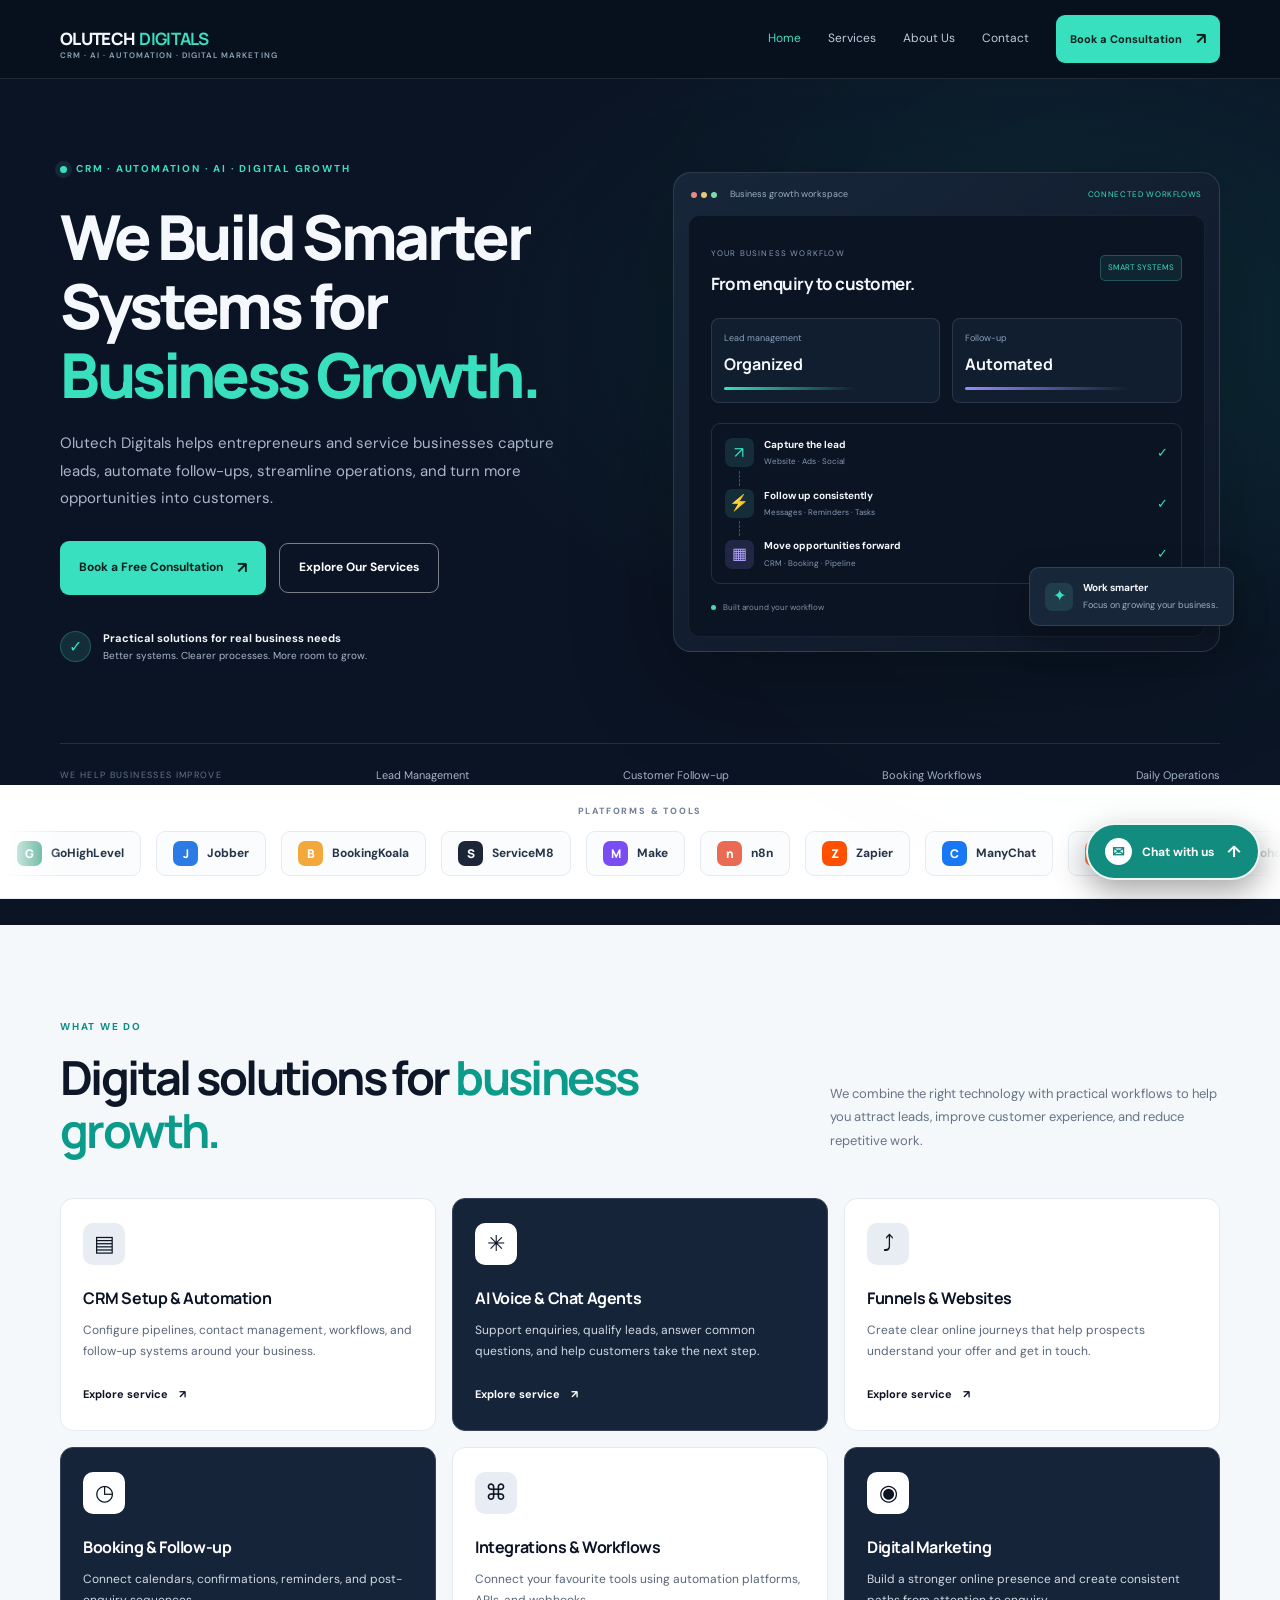
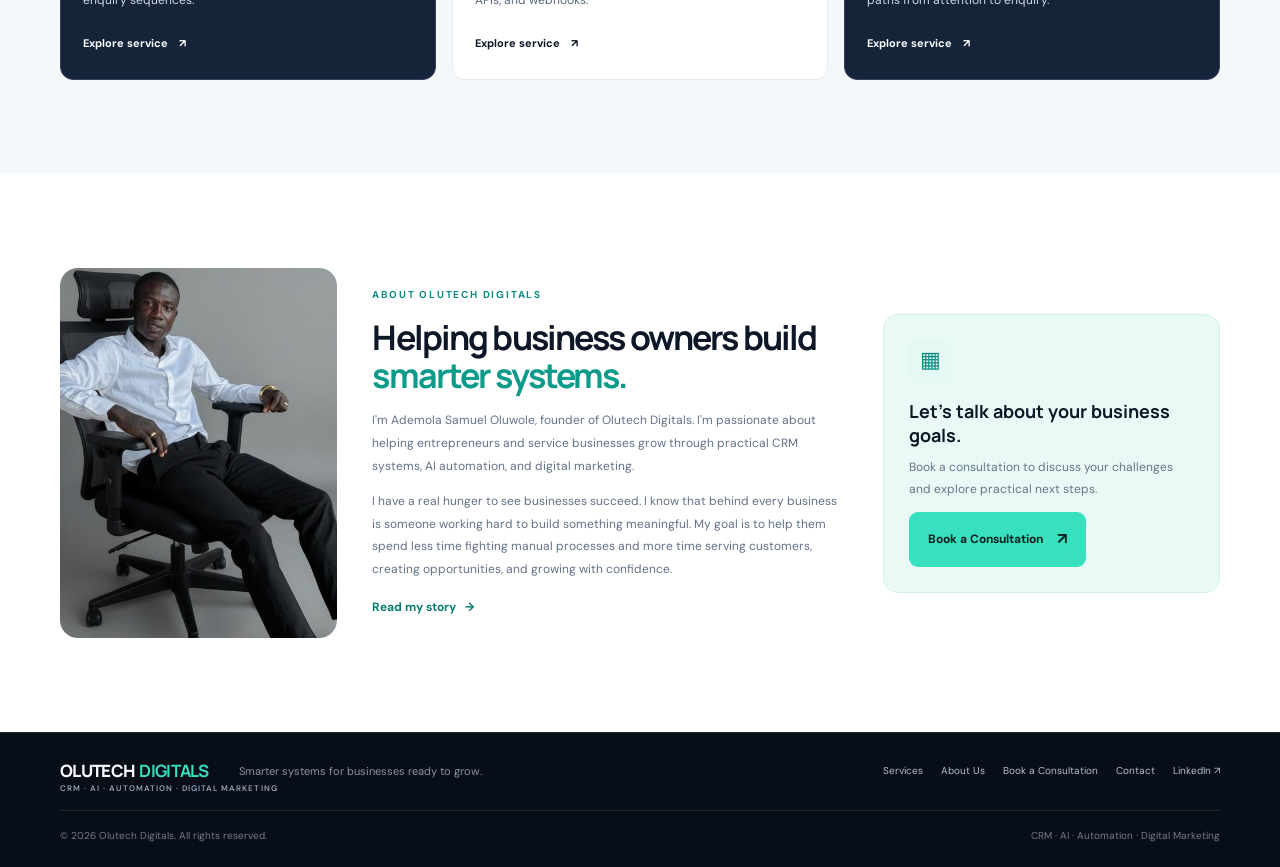
<file: index.html>
<!doctype html>
<html lang="en">
<head>
  <meta charset="utf-8"><meta name="viewport" content="width=device-width, initial-scale=1">
  <meta name="description" content="Olutech Digitals helps entrepreneurs and service businesses grow with CRM systems, AI automation, and digital marketing.">
  <meta name="theme-color" content="#0b1424">
  <title>Olutech Digitals | Smarter Systems. Business Growth.</title>
  <link rel="preconnect" href="https://fonts.googleapis.com"><link rel="preconnect" href="https://fonts.gstatic.com" crossorigin>
  <link href="https://fonts.googleapis.com/css2?family=DM+Sans:wght@400;500;600;700&family=Manrope:wght@400;500;600;700;800&display=swap" rel="stylesheet">
  <link rel="stylesheet" href="styles.css">
</head>
<body>
<header class="site-header"><div class="container nav-wrap">
  <a class="brand" href="index.html" aria-label="Olutech Digitals home"><span class="brand-wordmark">OLUTECH <b>DIGITALS</b><small>CRM · AI · AUTOMATION · DIGITAL MARKETING</small></span></a>
  <button class="menu-toggle" aria-label="Toggle navigation" aria-expanded="false">☰</button>
  <nav class="nav-links"><a class="active" href="index.html">Home</a><a href="services.html">Services</a><a href="about.html">About Us</a><a href="contact.html">Contact</a><a class="button button-small" href="booking.html">Book a Consultation <span>↗</span></a></nav>
</div></header>
<main>
<section class="hero section"><div class="hero-glow"></div><div class="container hero-grid">
  <div class="hero-copy"><div class="eyebrow"><span class="pulse"></span> CRM · AUTOMATION · AI · DIGITAL GROWTH</div>
    <h1>We Build Smarter Systems for <span>Business Growth.</span></h1>
    <p class="hero-text">Olutech Digitals helps entrepreneurs and service businesses capture leads, automate follow-ups, streamline operations, and turn more opportunities into customers.</p>
    <div class="hero-actions"><a class="button" href="booking.html">Book a Free Consultation <span>↗</span></a><a class="button button-outline" href="services.html">Explore Our Services</a></div>
    <div class="hero-proof"><div class="proof-icon">✓</div><p><strong>Practical solutions for real business needs</strong><br><span>Better systems. Clearer processes. More room to grow.</span></p></div>
  </div>
  <div class="dashboard-wrap"><div class="dashboard-top"><div class="window-dots"><i></i><i></i><i></i></div><span>Business growth workspace</span><span class="live-label">CONNECTED WORKFLOWS</span></div>
    <div class="dashboard"><div class="dash-heading"><div><small>YOUR BUSINESS WORKFLOW</small><h3>From enquiry to customer.</h3></div><span class="dash-badge">SMART SYSTEMS</span></div>
      <div class="metric-row"><div class="metric"><small>Lead management</small><strong>Organized</strong><span class="metric-line"></span></div><div class="metric"><small>Follow-up</small><strong>Automated</strong><span class="metric-line line-2"></span></div></div>
      <div class="flow-card"><div class="flow-node"><span class="node-icon">↗</span><div><strong>Capture the lead</strong><small>Website · Ads · Social</small></div><span class="check">✓</span></div><div class="flow-connector"></div><div class="flow-node"><span class="node-icon teal">⚡</span><div><strong>Follow up consistently</strong><small>Messages · Reminders · Tasks</small></div><span class="check">✓</span></div><div class="flow-connector"></div><div class="flow-node"><span class="node-icon purple">▦</span><div><strong>Move opportunities forward</strong><small>CRM · Booking · Pipeline</small></div><span class="check">✓</span></div></div>
      <div class="dash-footer"><span><i class="tiny-dot"></i> Built around your workflow</span><span>Designed for growth ↗</span></div>
    </div><div class="floating-note"><span class="note-icon">✦</span><div><strong>Work smarter</strong><small>Focus on growing your business.</small></div></div>
  </div>
</div>
<div class="container trust-strip"><span>WE HELP BUSINESSES IMPROVE</span><div>Lead Management</div><div>Customer Follow-up</div><div>Booking Workflows</div><div>Daily Operations</div></div>
<div class="platform-ticker" aria-label="Platforms and tools we work with"><div class="ticker-label">PLATFORMS & TOOLS</div><div class="ticker-window"><div class="ticker-track">
<span class="platform-pill"><b class="platform-symbol ghl">G</b> GoHighLevel</span><span class="platform-pill"><b class="platform-symbol jobber">J</b> Jobber</span><span class="platform-pill"><b class="platform-symbol bk">B</b> BookingKoala</span><span class="platform-pill"><b class="platform-symbol sm8">S</b> ServiceM8</span><span class="platform-pill"><b class="platform-symbol make">M</b> Make</span><span class="platform-pill"><b class="platform-symbol n8n">n</b> n8n</span><span class="platform-pill"><b class="platform-symbol zap">Z</b> Zapier</span><span class="platform-pill"><b class="platform-symbol mc">C</b> ManyChat</span><span class="platform-pill"><b class="platform-symbol hubspot">H</b> HubSpot</span><span class="platform-pill"><b class="platform-symbol zoho">Z</b> Zoho CRM</span><span class="platform-pill"><b class="platform-symbol activecampaign">A</b> ActiveCampaign</span><span class="platform-pill"><b class="platform-symbol housecall">H</b> Housecall Pro</span><span class="platform-pill"><b class="platform-symbol twilio">T</b> Twilio</span><span class="platform-pill"><b class="platform-symbol stripe">S</b> Stripe</span><span class="platform-pill"><b class="platform-symbol respondio">R</b> Respond.io</span><span class="platform-pill"><b class="platform-symbol wati">W</b> WATI</span>
<span class="platform-pill"><b class="platform-symbol ghl">G</b> GoHighLevel</span><span class="platform-pill"><b class="platform-symbol jobber">J</b> Jobber</span><span class="platform-pill"><b class="platform-symbol bk">B</b> BookingKoala</span><span class="platform-pill"><b class="platform-symbol sm8">S</b> ServiceM8</span><span class="platform-pill"><b class="platform-symbol make">M</b> Make</span><span class="platform-pill"><b class="platform-symbol n8n">n</b> n8n</span><span class="platform-pill"><b class="platform-symbol zap">Z</b> Zapier</span><span class="platform-pill"><b class="platform-symbol mc">C</b> ManyChat</span><span class="platform-pill"><b class="platform-symbol hubspot">H</b> HubSpot</span><span class="platform-pill"><b class="platform-symbol zoho">Z</b> Zoho CRM</span><span class="platform-pill"><b class="platform-symbol activecampaign">A</b> ActiveCampaign</span><span class="platform-pill"><b class="platform-symbol housecall">H</b> Housecall Pro</span><span class="platform-pill"><b class="platform-symbol twilio">T</b> Twilio</span><span class="platform-pill"><b class="platform-symbol stripe">S</b> Stripe</span><span class="platform-pill"><b class="platform-symbol respondio">R</b> Respond.io</span><span class="platform-pill"><b class="platform-symbol wati">W</b> WATI</span>
</div></div></div></section>
<section class="section services-section"><div class="container"><div class="section-heading"><div><div class="eyebrow">WHAT WE DO</div><h2>Digital solutions for <span>business growth.</span></h2></div><p>We combine the right technology with practical workflows to help you attract leads, improve customer experience, and reduce repetitive work.</p></div>
<div class="service-grid">
<article class="service-card"><div class="service-icon">▤</div><h3>CRM Setup & Automation</h3><p>Configure pipelines, contact management, workflows, and follow-up systems around your business.</p><a href="services.html">Explore service <span>↗</span></a></article>
<article class="service-card featured"><div class="service-icon">✳</div><h3>AI Voice & Chat Agents</h3><p>Support enquiries, qualify leads, answer common questions, and help customers take the next step.</p><a href="services.html">Explore service <span>↗</span></a></article>
<article class="service-card"><div class="service-icon">⤴</div><h3>Funnels & Websites</h3><p>Create clear online journeys that help prospects understand your offer and get in touch.</p><a href="services.html">Explore service <span>↗</span></a></article>
<article class="service-card"><div class="service-icon">◷</div><h3>Booking & Follow-up</h3><p>Connect calendars, confirmations, reminders, and post-enquiry sequences.</p><a href="services.html">Explore service <span>↗</span></a></article>
<article class="service-card"><div class="service-icon">⌘</div><h3>Integrations & Workflows</h3><p>Connect your favourite tools using automation platforms, APIs, and webhooks.</p><a href="services.html">Explore service <span>↗</span></a></article>
<article class="service-card"><div class="service-icon">◉</div><h3>Digital Marketing</h3><p>Build a stronger online presence and create consistent paths from attention to enquiry.</p><a href="services.html">Explore service <span>↗</span></a></article>
</div></div></section>
<section class="section founder-preview"><div class="container founder-grid"><div class="founder-image-placeholder real-founder-photo"><img src="assets/ademola-homepage.jpg" alt="Ademola Samuel Oluwole, founder of Olutech Digitals"></div><div class="founder-copy"><div class="eyebrow">ABOUT OLUTECH DIGITALS</div><h2>Helping business owners build <span>smarter systems.</span></h2><p>I'm Ademola Samuel Oluwole, founder of Olutech Digitals. I'm passionate about helping entrepreneurs and service businesses grow through practical CRM systems, AI automation, and digital marketing.</p><p>I have a real hunger to see businesses succeed. I know that behind every business is someone working hard to build something meaningful. My goal is to help them spend less time fighting manual processes and more time serving customers, creating opportunities, and growing with confidence.</p><a class="text-link dark-link" href="about.html">Read my story <span>→</span></a></div><aside class="booking-promo"><div class="service-icon">▦</div><h3>Let's talk about your business goals.</h3><p>Book a consultation to discuss your challenges and explore practical next steps.</p><a class="button" href="booking.html">Book a Consultation <span>↗</span></a></aside></div></section>
</main>
<footer class="site-footer"><div class="container footer-main"><a class="brand" href="index.html"><span class="brand-wordmark">OLUTECH <b>DIGITALS</b><small>CRM · AI · AUTOMATION · DIGITAL MARKETING</small></span></a><p>Smarter systems for businesses ready to grow.</p><div class="footer-links"><a href="services.html">Services</a><a href="about.html">About Us</a><a href="booking.html">Book a Consultation</a><a href="contact.html">Contact</a><a href="https://www.linkedin.com/" target="_blank" rel="noopener noreferrer">LinkedIn ↗</a></div></div><div class="container footer-bottom"><span>© <span id="year"></span> Olutech Digitals. All rights reserved.</span><span>CRM · AI · Automation · Digital Marketing</span></div></footer>

<div class="contact-widget" id="contact-widget">
  <div class="contact-widget-panel" id="contact-widget-panel" hidden>
    <div class="contact-widget-head">
      <div><strong>Let's talk</strong><small>Olutech Digitals</small></div>
      <button type="button" class="widget-close" id="widget-close" aria-label="Close contact options">×</button>
    </div>
    <p>Have a question or want to discuss your business goals? Choose how you'd like to reach us.</p>
    <a class="widget-option whatsapp-option" href="https://wa.me/2348165916030?text=Hello%20Olutech%20Digitals%2C%20I%27d%20like%20to%20discuss%20your%20services." target="_blank" rel="noopener noreferrer" id="widget-whatsapp">
      <span class="widget-option-icon">W</span><span><strong>Chat on WhatsApp</strong><small>Usually the quickest way to reach us</small></span><span class="widget-arrow">↗</span>
    </a>
    <a class="widget-option email-option" href="mailto:ademolasamuel05@gmail.com?subject=Enquiry%20for%20Olutech%20Digitals">
      <span class="widget-option-icon">✉</span><span><strong>Send us an email</strong><small>ademolasamuel05@gmail.com</small></span><span class="widget-arrow">↗</span>
    </a>
    <small class="widget-config-note" id="widget-config-note">Message Olutech Digitals directly on WhatsApp.</small>
  </div>
  <button type="button" class="contact-widget-trigger" id="widget-trigger" aria-expanded="false" aria-controls="contact-widget-panel">
    <span class="widget-trigger-icon">✉</span><span>Chat with us</span><span class="widget-trigger-chevron">↑</span>
  </button>
</div>

<script src="script.js"></script></body></html>
</file>
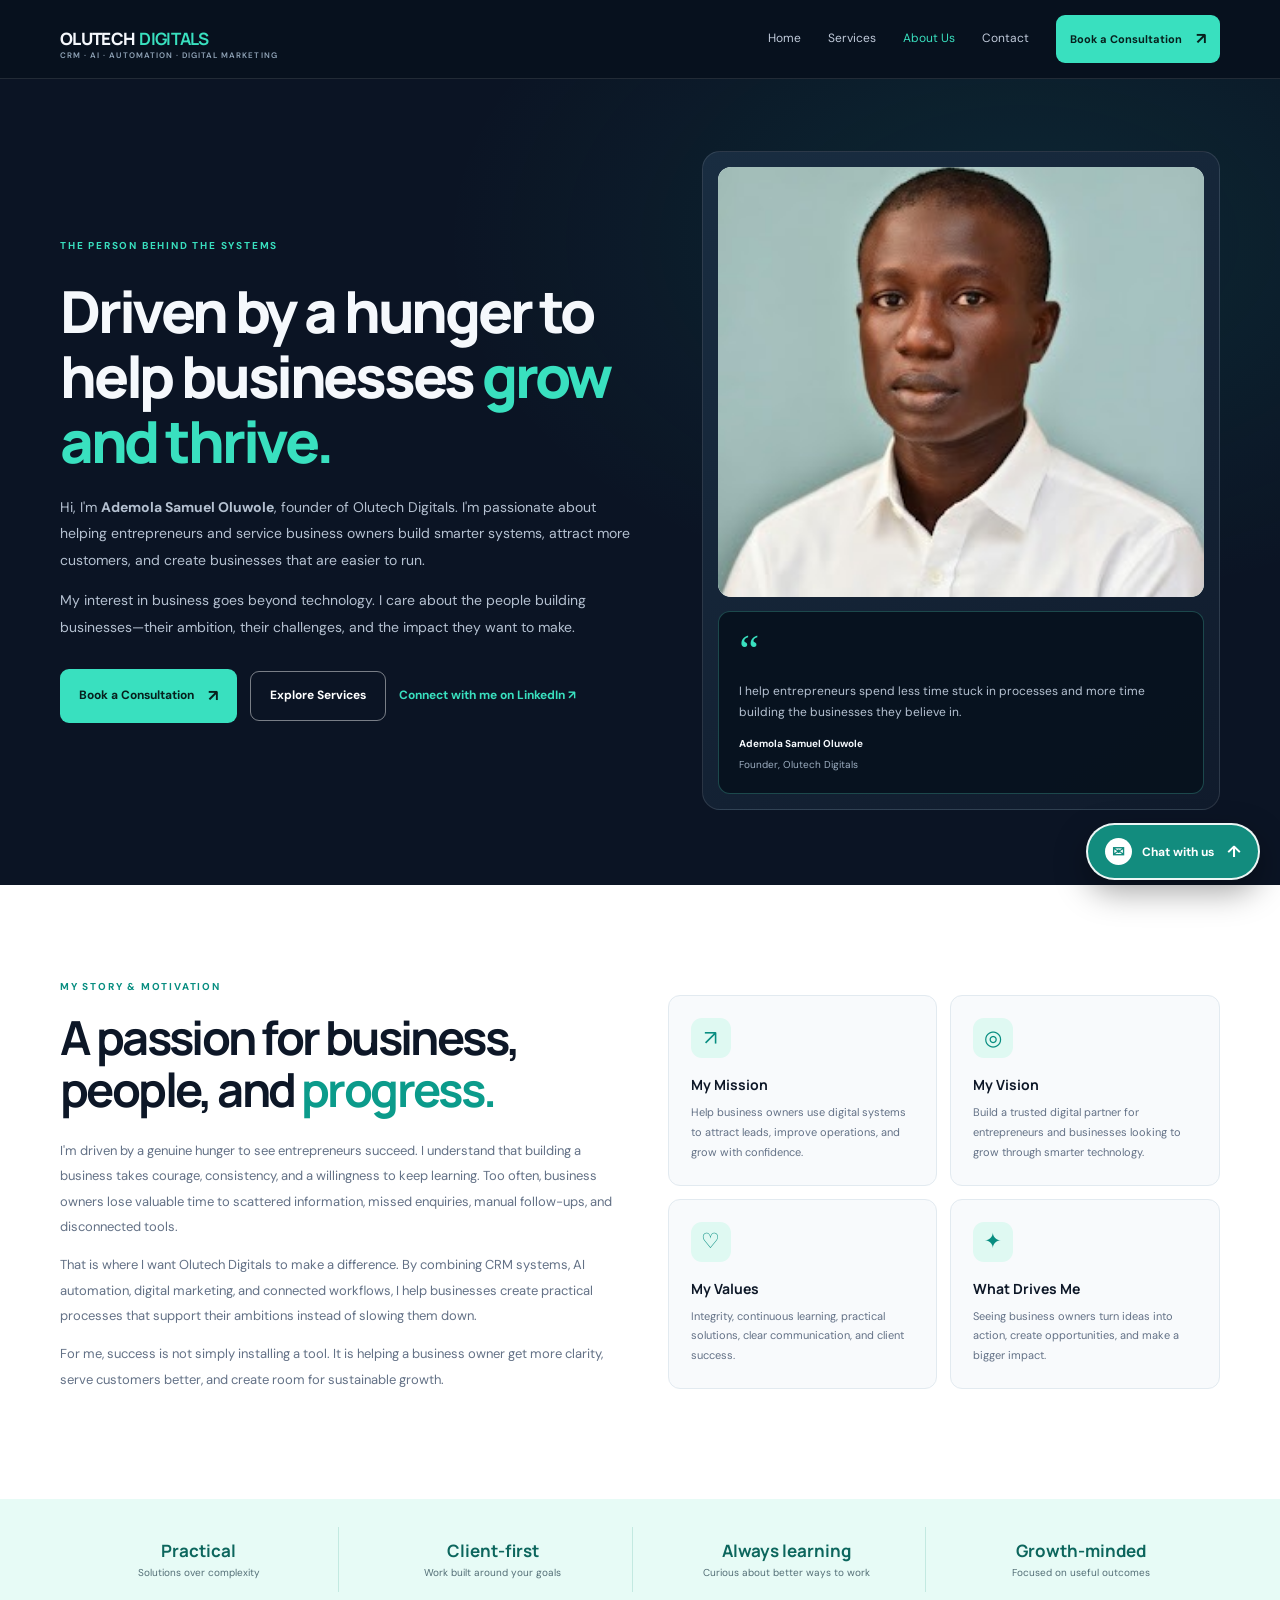
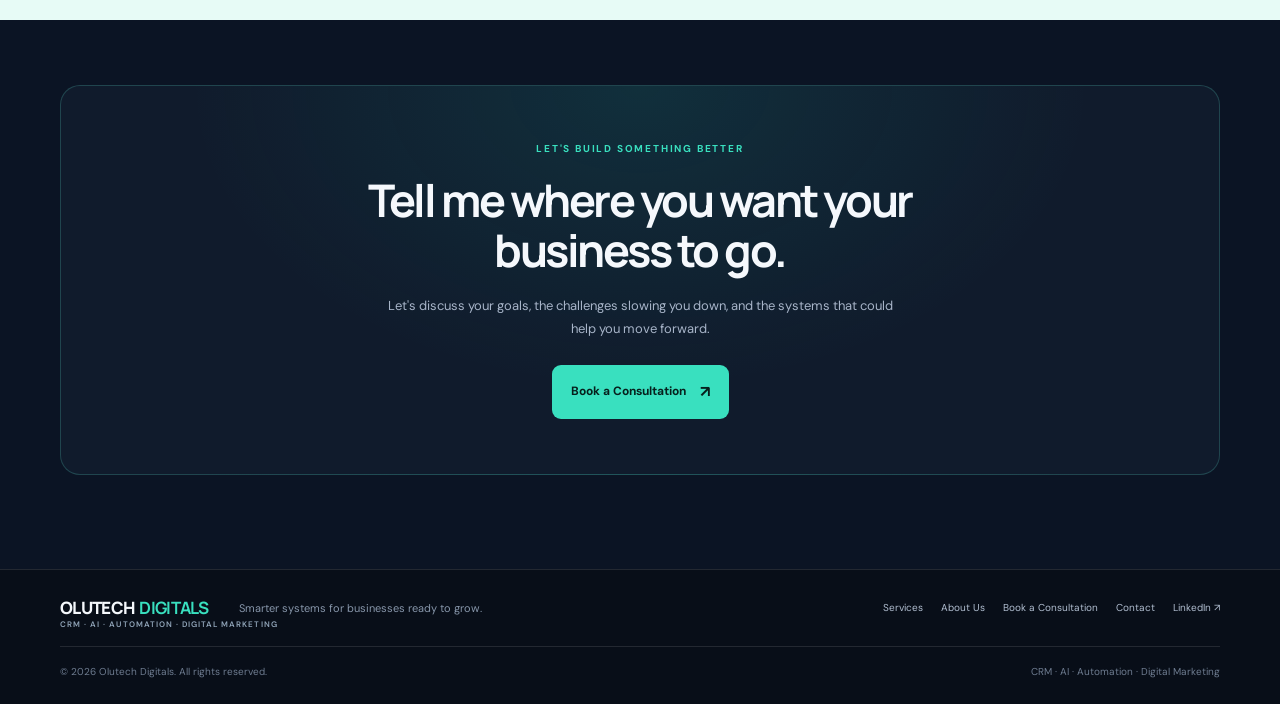
<file: about.html>
<!doctype html><html lang="en"><head><meta charset="utf-8"><meta name="viewport" content="width=device-width, initial-scale=1"><meta name="description" content="Meet Ademola Samuel Oluwole, founder of Olutech Digitals. Learn about the mission to help entrepreneurs grow through CRM, AI automation, and digital systems."><title>About Us | Olutech Digitals</title><link rel="preconnect" href="https://fonts.googleapis.com"><link href="https://fonts.googleapis.com/css2?family=DM+Sans:wght@400;500;600;700&family=Manrope:wght@400;500;600;700;800&display=swap" rel="stylesheet"><link rel="stylesheet" href="styles.css"></head><body>
<header class="site-header"><div class="container nav-wrap"><a class="brand" href="index.html"><span class="brand-wordmark">OLUTECH <b>DIGITALS</b><small>CRM · AI · AUTOMATION · DIGITAL MARKETING</small></span></a><button class="menu-toggle" aria-label="Toggle navigation" aria-expanded="false">☰</button><nav class="nav-links"><a href="index.html">Home</a><a href="services.html">Services</a><a class="active" href="about.html">About Us</a><a href="contact.html">Contact</a><a class="button button-small" href="booking.html">Book a Consultation <span>↗</span></a></nav></div></header>
<main><section class="about-hero"><div class="container about-hero-grid"><div><div class="eyebrow">THE PERSON BEHIND THE SYSTEMS</div><h1>Driven by a hunger to help businesses <span>grow and thrive.</span></h1><p>Hi, I'm <strong>Ademola Samuel Oluwole</strong>, founder of Olutech Digitals. I'm passionate about helping entrepreneurs and service business owners build smarter systems, attract more customers, and create businesses that are easier to run.</p><p>My interest in business goes beyond technology. I care about the people building businesses—their ambition, their challenges, and the impact they want to make.</p><div class="hero-actions"><a class="button" href="booking.html">Book a Consultation <span>↗</span></a><a class="button button-outline" href="services.html">Explore Services</a><a class="linkedin-link" href="https://www.linkedin.com/" target="_blank" rel="noopener noreferrer">Connect with me on LinkedIn ↗</a></div></div><div class="about-photo-wrap"><div class="about-photo-placeholder real-about-photo"><img src="assets/ademola-oluwole.jpg" alt="Ademola Samuel Oluwole, founder of Olutech Digitals"></div><div class="quote-card"><span class="quote-mark">“</span><p>I help entrepreneurs spend less time stuck in processes and more time building the businesses they believe in.</p><strong>Ademola Samuel Oluwole</strong><small>Founder, Olutech Digitals</small></div></div></div></section>
<section class="section story-section"><div class="container story-grid"><div><div class="eyebrow">MY STORY & MOTIVATION</div><h2>A passion for business, people, and <span>progress.</span></h2><p>I'm driven by a genuine hunger to see entrepreneurs succeed. I understand that building a business takes courage, consistency, and a willingness to keep learning. Too often, business owners lose valuable time to scattered information, missed enquiries, manual follow-ups, and disconnected tools.</p><p>That is where I want Olutech Digitals to make a difference. By combining CRM systems, AI automation, digital marketing, and connected workflows, I help businesses create practical processes that support their ambitions instead of slowing them down.</p><p>For me, success is not simply installing a tool. It is helping a business owner get more clarity, serve customers better, and create room for sustainable growth.</p></div><div class="values-grid"><article><div class="value-icon">↗</div><h3>My Mission</h3><p>Help business owners use digital systems to attract leads, improve operations, and grow with confidence.</p></article><article><div class="value-icon">◎</div><h3>My Vision</h3><p>Build a trusted digital partner for entrepreneurs and businesses looking to grow through smarter technology.</p></article><article><div class="value-icon">♡</div><h3>My Values</h3><p>Integrity, continuous learning, practical solutions, clear communication, and client success.</p></article><article><div class="value-icon">✦</div><h3>What Drives Me</h3><p>Seeing business owners turn ideas into action, create opportunities, and make a bigger impact.</p></article></div></div></section>
<section class="stats-band"><div class="container stats-grid"><div><strong>Practical</strong><span>Solutions over complexity</span></div><div><strong>Client-first</strong><span>Work built around your goals</span></div><div><strong>Always learning</strong><span>Curious about better ways to work</span></div><div><strong>Growth-minded</strong><span>Focused on useful outcomes</span></div></div></section>
<section class="section final-cta"><div class="container cta-box"><div class="eyebrow">LET'S BUILD SOMETHING BETTER</div><h2>Tell me where you want your business to go.</h2><p>Let's discuss your goals, the challenges slowing you down, and the systems that could help you move forward.</p><a class="button" href="booking.html">Book a Consultation <span>↗</span></a></div></section></main>
<footer class="site-footer"><div class="container footer-main"><a class="brand" href="index.html"><span class="brand-wordmark">OLUTECH <b>DIGITALS</b><small>CRM · AI · AUTOMATION · DIGITAL MARKETING</small></span></a><p>Smarter systems for businesses ready to grow.</p><div class="footer-links"><a href="services.html">Services</a><a href="about.html">About Us</a><a href="booking.html">Book a Consultation</a><a href="contact.html">Contact</a><a href="https://www.linkedin.com/" target="_blank" rel="noopener noreferrer">LinkedIn ↗</a></div></div><div class="container footer-bottom"><span>© <span id="year"></span> Olutech Digitals. All rights reserved.</span><span>CRM · AI · Automation · Digital Marketing</span></div></footer>
<div class="contact-widget" id="contact-widget">
  <div class="contact-widget-panel" id="contact-widget-panel" hidden>
    <div class="contact-widget-head">
      <div><strong>Let's talk</strong><small>Olutech Digitals</small></div>
      <button type="button" class="widget-close" id="widget-close" aria-label="Close contact options">×</button>
    </div>
    <p>Have a question or want to discuss your business goals? Choose how you'd like to reach us.</p>
    <a class="widget-option whatsapp-option" href="https://wa.me/2348165916030?text=Hello%20Olutech%20Digitals%2C%20I%27d%20like%20to%20discuss%20your%20services." target="_blank" rel="noopener noreferrer" id="widget-whatsapp">
      <span class="widget-option-icon">W</span><span><strong>Chat on WhatsApp</strong><small>Usually the quickest way to reach us</small></span><span class="widget-arrow">↗</span>
    </a>
    <a class="widget-option email-option" href="mailto:ademolasamuel05@gmail.com?subject=Enquiry%20for%20Olutech%20Digitals">
      <span class="widget-option-icon">✉</span><span><strong>Send us an email</strong><small>ademolasamuel05@gmail.com</small></span><span class="widget-arrow">↗</span>
    </a>
    <small class="widget-config-note" id="widget-config-note">Message Olutech Digitals directly on WhatsApp.</small>
  </div>
  <button type="button" class="contact-widget-trigger" id="widget-trigger" aria-expanded="false" aria-controls="contact-widget-panel">
    <span class="widget-trigger-icon">✉</span><span>Chat with us</span><span class="widget-trigger-chevron">↑</span>
  </button>
</div>

<script src="script.js"></script></body></html>
</file>
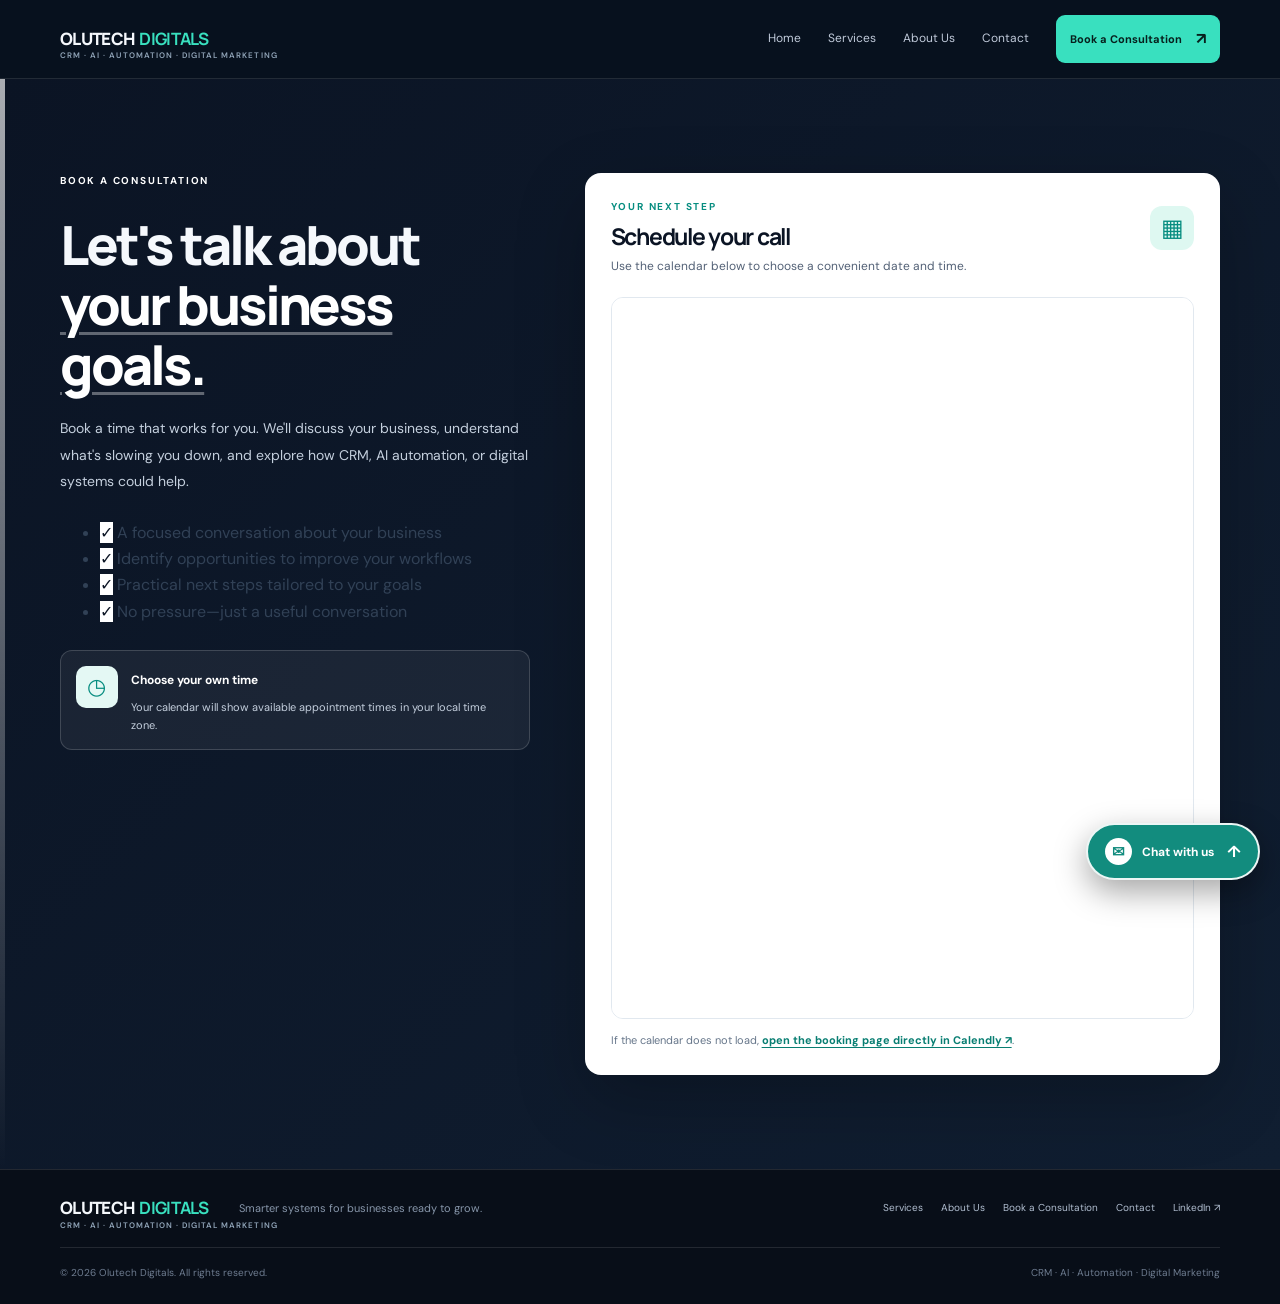
<file: booking.html>
<!doctype html><html lang="en"><head><meta charset="utf-8"><meta name="viewport" content="width=device-width, initial-scale=1"><meta name="description" content="Book a consultation with Olutech Digitals to discuss CRM setup, AI automation, digital marketing, and business workflows."><title>Book a Consultation | Olutech Digitals</title><link rel="preconnect" href="https://fonts.googleapis.com"><link href="https://fonts.googleapis.com/css2?family=DM+Sans:wght@400;500;600;700&family=Manrope:wght@400;500;600;700;800&display=swap" rel="stylesheet"><link rel="stylesheet" href="styles.css"></head><body>
<header class="site-header"><div class="container nav-wrap"><a class="brand" href="index.html"><span class="brand-wordmark">OLUTECH <b>DIGITALS</b><small>CRM · AI · AUTOMATION · DIGITAL MARKETING</small></span></a><button class="menu-toggle" aria-label="Toggle navigation" aria-expanded="false">☰</button><nav class="nav-links"><a href="index.html">Home</a><a href="services.html">Services</a><a href="about.html">About Us</a><a href="contact.html">Contact</a><a class="button button-small active-button" href="booking.html">Book a Consultation <span>↗</span></a></nav></div></header>
<main><section class="section booking-section"><div class="container booking-grid"><div class="booking-copy"><div class="eyebrow">BOOK A CONSULTATION</div><h1>Let's talk about <span>your business goals.</span></h1><p>Book a time that works for you. We'll discuss your business, understand what's slowing you down, and explore how CRM, AI automation, or digital systems could help.</p><ul class="check-list dark-checks"><li><span>✓</span> A focused conversation about your business</li><li><span>✓</span> Identify opportunities to improve your workflows</li><li><span>✓</span> Practical next steps tailored to your goals</li><li><span>✓</span> No pressure—just a useful conversation</li></ul><div class="booking-note"><div class="service-icon">◷</div><div><strong>Choose your own time</strong><p>Your calendar will show available appointment times in your local time zone.</p></div></div></div><div class="calendar-card"><div class="calendar-heading"><div><div class="eyebrow">YOUR NEXT STEP</div><h2>Schedule your call</h2></div><span class="calendar-icon">▦</span></div><p class="calendar-intro">Use the calendar below to choose a convenient date and time.</p>
<div class="calendly-embed-wrap">
  <iframe
    title="Book a 30-minute consultation with Olutech Digitals"
    src="https://calendly.com/ademolasamuel05/30min?hide_gdpr_banner=1"
    width="100%"
    height="720"
    frameborder="0"
    loading="lazy"
    referrerpolicy="strict-origin-when-cross-origin"
    allow="payment"
  ></iframe>
</div>
<p class="calendar-fallback">If the calendar does not load, <a href="https://calendly.com/ademolasamuel05/30min" target="_blank" rel="noopener noreferrer">open the booking page directly in Calendly ↗</a>.</p></div></div></section></main>
<footer class="site-footer"><div class="container footer-main"><a class="brand" href="index.html"><span class="brand-wordmark">OLUTECH <b>DIGITALS</b><small>CRM · AI · AUTOMATION · DIGITAL MARKETING</small></span></a><p>Smarter systems for businesses ready to grow.</p><div class="footer-links"><a href="services.html">Services</a><a href="about.html">About Us</a><a href="booking.html">Book a Consultation</a><a href="contact.html">Contact</a><a href="https://www.linkedin.com/" target="_blank" rel="noopener noreferrer">LinkedIn ↗</a></div></div><div class="container footer-bottom"><span>© <span id="year"></span> Olutech Digitals. All rights reserved.</span><span>CRM · AI · Automation · Digital Marketing</span></div></footer>
<div class="contact-widget" id="contact-widget">
  <div class="contact-widget-panel" id="contact-widget-panel" hidden>
    <div class="contact-widget-head">
      <div><strong>Let's talk</strong><small>Olutech Digitals</small></div>
      <button type="button" class="widget-close" id="widget-close" aria-label="Close contact options">×</button>
    </div>
    <p>Have a question or want to discuss your business goals? Choose how you'd like to reach us.</p>
    <a class="widget-option whatsapp-option" href="https://wa.me/2348165916030?text=Hello%20Olutech%20Digitals%2C%20I%27d%20like%20to%20discuss%20your%20services." target="_blank" rel="noopener noreferrer" id="widget-whatsapp">
      <span class="widget-option-icon">W</span><span><strong>Chat on WhatsApp</strong><small>Usually the quickest way to reach us</small></span><span class="widget-arrow">↗</span>
    </a>
    <a class="widget-option email-option" href="mailto:ademolasamuel05@gmail.com?subject=Enquiry%20for%20Olutech%20Digitals">
      <span class="widget-option-icon">✉</span><span><strong>Send us an email</strong><small>ademolasamuel05@gmail.com</small></span><span class="widget-arrow">↗</span>
    </a>
    <small class="widget-config-note" id="widget-config-note">Message Olutech Digitals directly on WhatsApp.</small>
  </div>
  <button type="button" class="contact-widget-trigger" id="widget-trigger" aria-expanded="false" aria-controls="contact-widget-panel">
    <span class="widget-trigger-icon">✉</span><span>Chat with us</span><span class="widget-trigger-chevron">↑</span>
  </button>
</div>

<script src="script.js"></script></body></html>
</file>
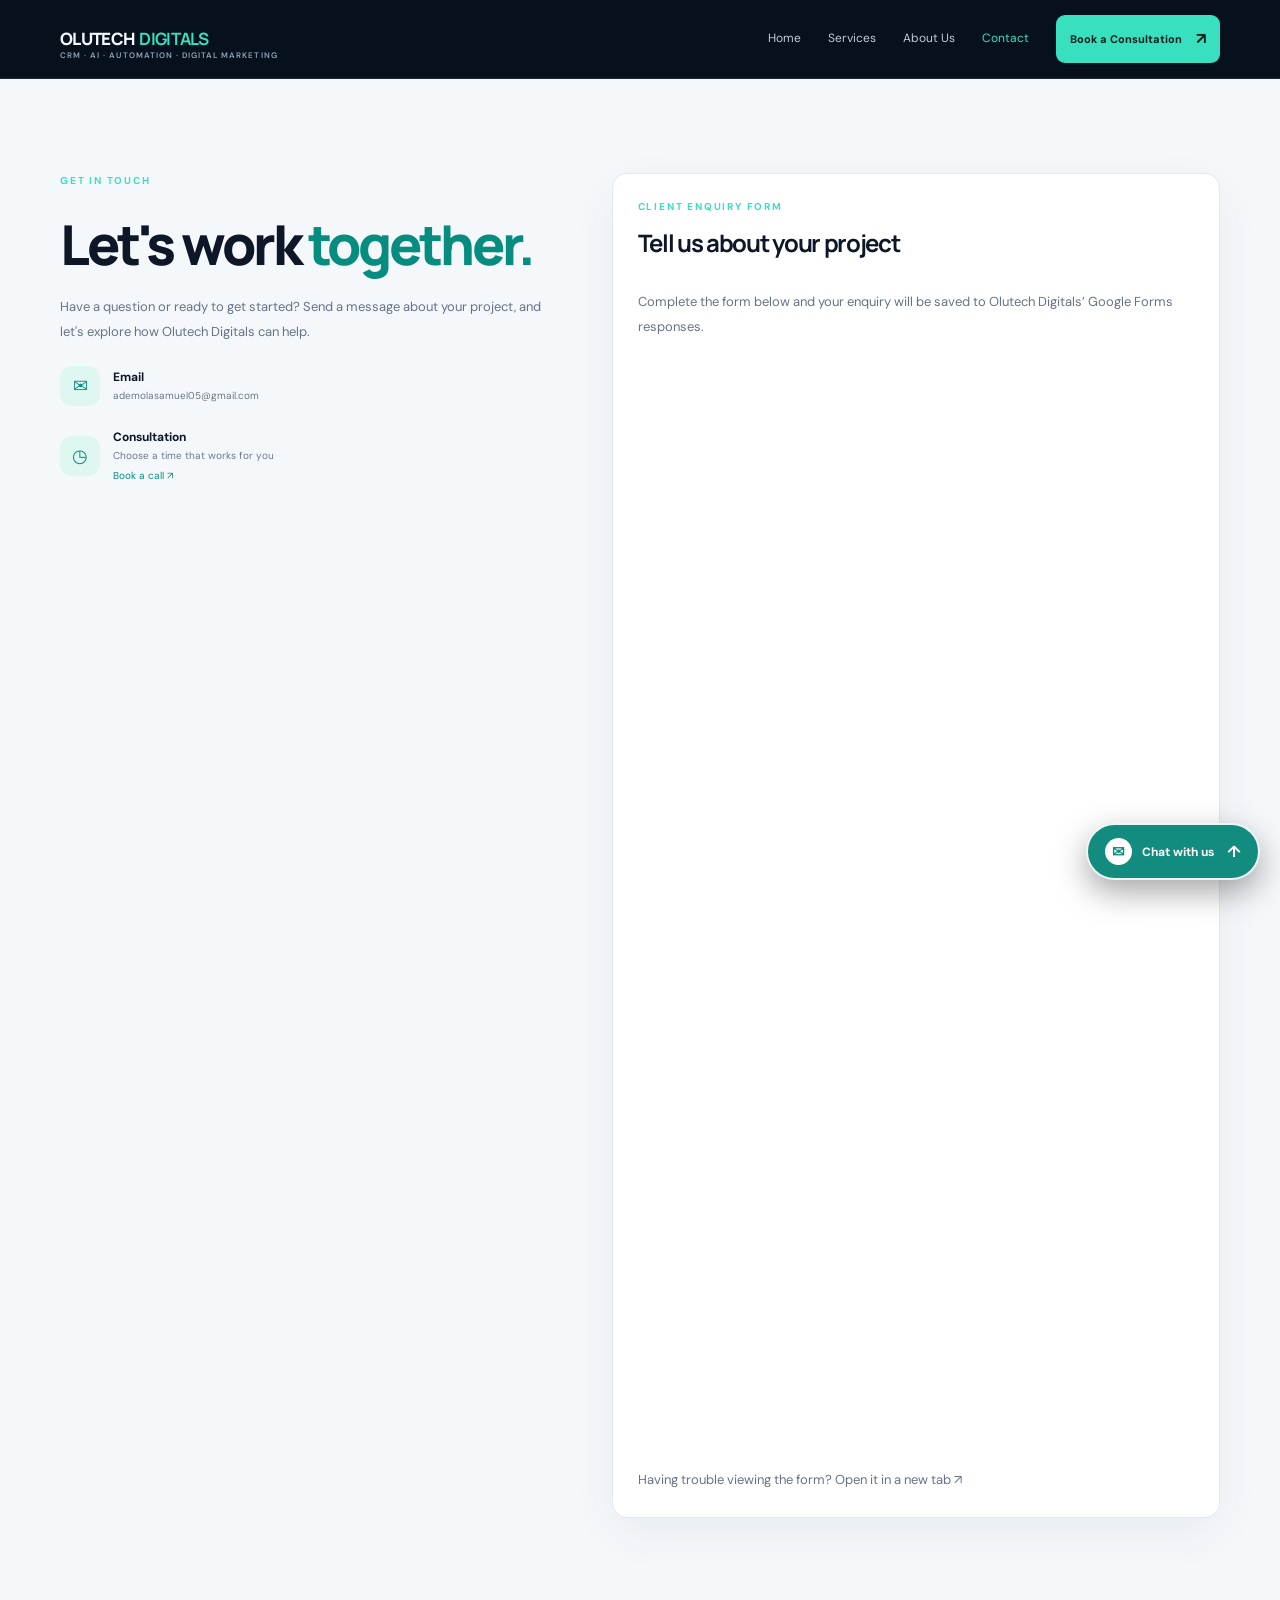
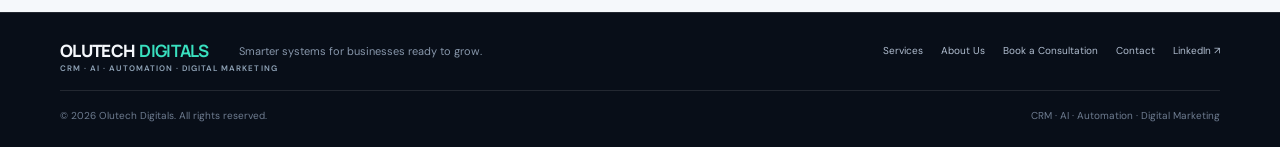
<file: contact.html>
<!doctype html><html lang="en"><head><meta charset="utf-8"><meta name="viewport" content="width=device-width, initial-scale=1"><title>Contact | Olutech Digitals</title><link rel="preconnect" href="https://fonts.googleapis.com"><link href="https://fonts.googleapis.com/css2?family=DM+Sans:wght@400;500;600;700&family=Manrope:wght@400;500;600;700;800&display=swap" rel="stylesheet"><link rel="stylesheet" href="styles.css"></head><body><header class="site-header"><div class="container nav-wrap"><a class="brand" href="index.html"><span class="brand-wordmark">OLUTECH <b>DIGITALS</b><small>CRM · AI · AUTOMATION · DIGITAL MARKETING</small></span></a><button class="menu-toggle" aria-label="Toggle navigation" aria-expanded="false">☰</button><nav class="nav-links"><a href="index.html">Home</a><a href="services.html">Services</a><a href="about.html">About Us</a><a class="active" href="contact.html">Contact</a><a class="button button-small" href="booking.html">Book a Consultation <span>↗</span></a></nav></div></header><main><section class="section contact-section"><div class="container contact-grid"><div><div class="eyebrow">GET IN TOUCH</div><h1>Let's work <span>together.</span></h1><p>Have a question or ready to get started? Send a message about your project, and let's explore how Olutech Digitals can help.</p><div class="contact-detail"><span>✉</span><div><strong>Email</strong><small>ademolasamuel05@gmail.com</small></div></div><div class="contact-detail"><span>◷</span><div><strong>Consultation</strong><small>Choose a time that works for you</small><a href="booking.html">Book a call ↗</a></div></div></div><div class="contact-form contact-card google-form-card">
  <div class="eyebrow">CLIENT ENQUIRY FORM</div>
  <h2>Tell us about your project</h2>
  <p class="form-note">Complete the form below and your enquiry will be saved to Olutech Digitals’ Google Forms responses.</p>
  <iframe title="Olutech Digitals Contact and Service Enquiry Form" src="https://docs.google.com/forms/d/e/1FAIpQLSdVgnET9LH7UfICZvJppYKiuqMlL6H9PRlwECDKpRPuysNjGg/viewform?embedded=true" width="100%" height="1100" frameborder="0" marginheight="0" marginwidth="0" loading="lazy">Loading form…</iframe>
  <p class="form-note">Having trouble viewing the form? <a href="https://docs.google.com/forms/d/e/1FAIpQLSdVgnET9LH7UfICZvJppYKiuqMlL6H9PRlwECDKpRPuysNjGg/viewform" target="_blank" rel="noopener noreferrer">Open it in a new tab ↗</a></p>
</div></div></section></main><footer class="site-footer"><div class="container footer-main"><a class="brand" href="index.html"><span class="brand-wordmark">OLUTECH <b>DIGITALS</b><small>CRM · AI · AUTOMATION · DIGITAL MARKETING</small></span></a><p>Smarter systems for businesses ready to grow.</p><div class="footer-links"><a href="services.html">Services</a><a href="about.html">About Us</a><a href="booking.html">Book a Consultation</a><a href="contact.html">Contact</a><a href="https://www.linkedin.com/" target="_blank" rel="noopener noreferrer">LinkedIn ↗</a></div></div><div class="container footer-bottom"><span>© <span id="year"></span> Olutech Digitals. All rights reserved.</span><span>CRM · AI · Automation · Digital Marketing</span></div></footer>
<div class="contact-widget" id="contact-widget">
  <div class="contact-widget-panel" id="contact-widget-panel" hidden>
    <div class="contact-widget-head">
      <div><strong>Let's talk</strong><small>Olutech Digitals</small></div>
      <button type="button" class="widget-close" id="widget-close" aria-label="Close contact options">×</button>
    </div>
    <p>Have a question or want to discuss your business goals? Choose how you'd like to reach us.</p>
    <a class="widget-option whatsapp-option" href="https://wa.me/2348165916030?text=Hello%20Olutech%20Digitals%2C%20I%27d%20like%20to%20discuss%20your%20services." target="_blank" rel="noopener noreferrer" id="widget-whatsapp">
      <span class="widget-option-icon">W</span><span><strong>Chat on WhatsApp</strong><small>Usually the quickest way to reach us</small></span><span class="widget-arrow">↗</span>
    </a>
    <a class="widget-option email-option" href="mailto:ademolasamuel05@gmail.com?subject=Enquiry%20for%20Olutech%20Digitals">
      <span class="widget-option-icon">✉</span><span><strong>Send us an email</strong><small>ademolasamuel05@gmail.com</small></span><span class="widget-arrow">↗</span>
    </a>
    <small class="widget-config-note" id="widget-config-note">Message Olutech Digitals directly on WhatsApp.</small>
  </div>
  <button type="button" class="contact-widget-trigger" id="widget-trigger" aria-expanded="false" aria-controls="contact-widget-panel">
    <span class="widget-trigger-icon">✉</span><span>Chat with us</span><span class="widget-trigger-chevron">↑</span>
  </button>
</div>

<script src="script.js"></script></body></html>
</file>
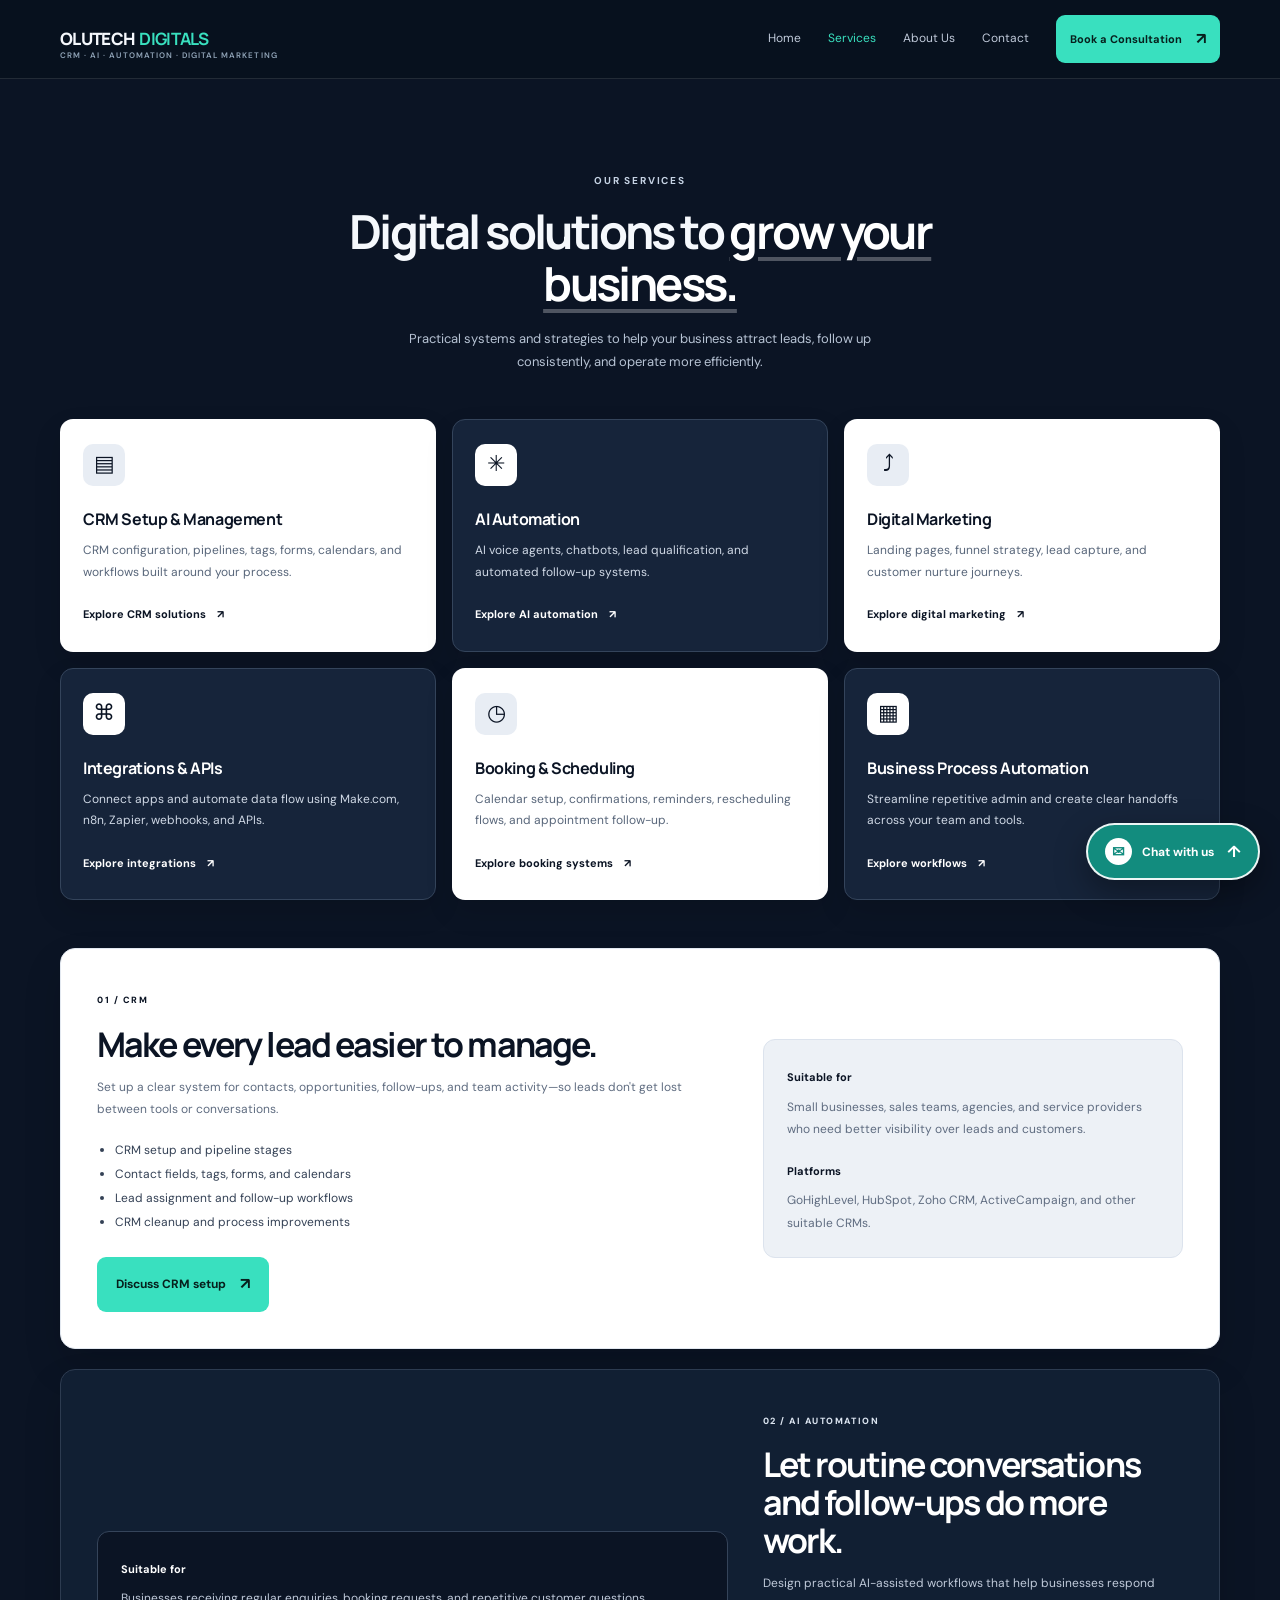
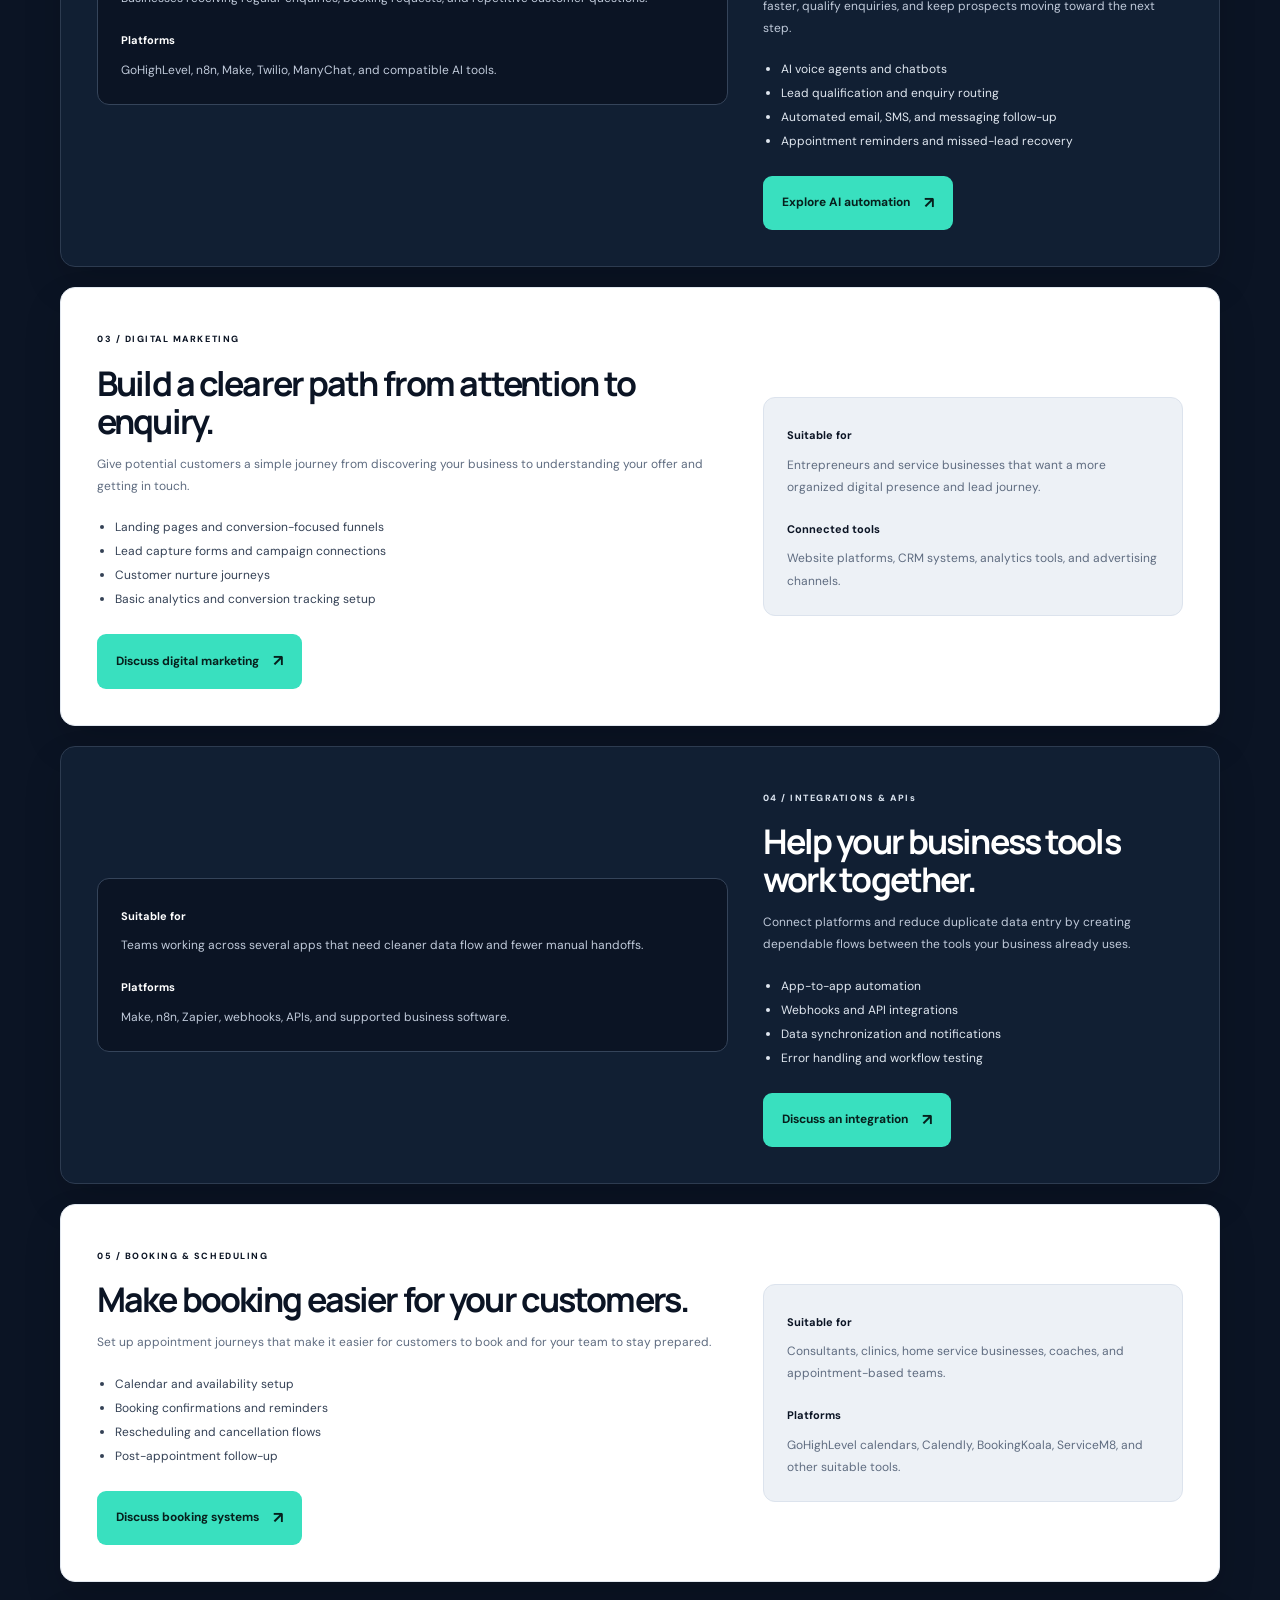
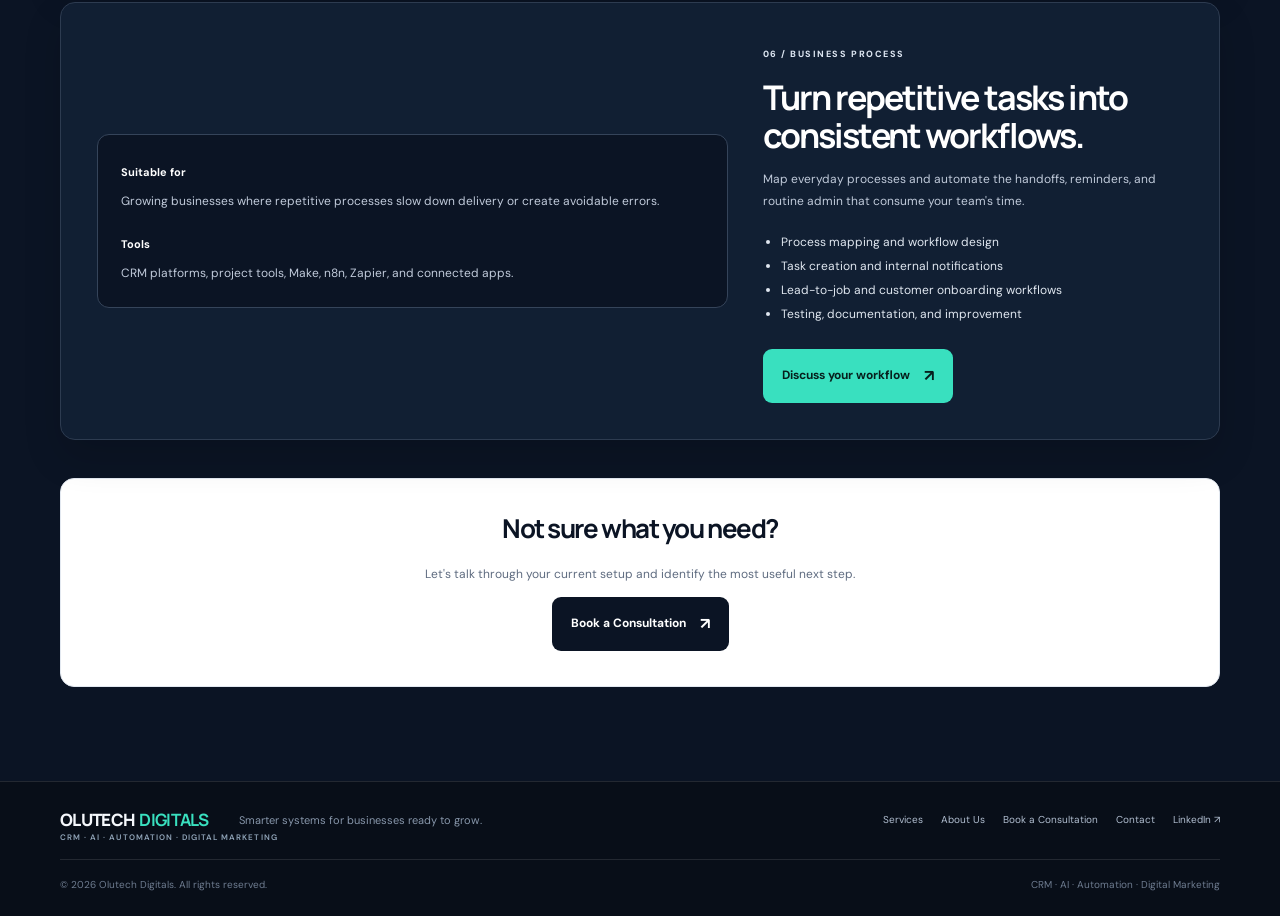
<file: services.html>
<!doctype html><html lang="en"><head><meta charset="utf-8"><meta name="viewport" content="width=device-width, initial-scale=1"><title>Services | Olutech Digitals</title><link rel="preconnect" href="https://fonts.googleapis.com"><link href="https://fonts.googleapis.com/css2?family=DM+Sans:wght@400;500;600;700&family=Manrope:wght@400;500;600;700;800&display=swap" rel="stylesheet"><link rel="stylesheet" href="styles.css"></head><body><header class="site-header"><div class="container nav-wrap"><a class="brand" href="index.html"><span class="brand-wordmark">OLUTECH <b>DIGITALS</b><small>CRM · AI · AUTOMATION · DIGITAL MARKETING</small></span></a><button class="menu-toggle" aria-label="Toggle navigation" aria-expanded="false">☰</button><nav class="nav-links"><a href="index.html">Home</a><a class="active" href="services.html">Services</a><a href="about.html">About Us</a><a href="contact.html">Contact</a><a class="button button-small" href="booking.html">Book a Consultation <span>↗</span></a></nav></div></header><main><section class="section services-section services-page"><div class="container"><div class="centered section-heading"><div class="eyebrow">OUR SERVICES</div><h2>Digital solutions to <span>grow your business.</span></h2><p>Practical systems and strategies to help your business attract leads, follow up consistently, and operate more efficiently.</p></div><div class="service-grid">
<article class="service-card"><div class="service-icon">▤</div><h3>CRM Setup & Management</h3><p>CRM configuration, pipelines, tags, forms, calendars, and workflows built around your process.</p><a href="#crm-setup">Explore CRM solutions <span>↗</span></a></article>
<article class="service-card featured"><div class="service-icon">✳</div><h3>AI Automation</h3><p>AI voice agents, chatbots, lead qualification, and automated follow-up systems.</p><a href="#ai-automation">Explore AI automation <span>↗</span></a></article>
<article class="service-card"><div class="service-icon">⤴</div><h3>Digital Marketing</h3><p>Landing pages, funnel strategy, lead capture, and customer nurture journeys.</p><a href="#digital-marketing">Explore digital marketing <span>↗</span></a></article>
<article class="service-card"><div class="service-icon">⌘</div><h3>Integrations & APIs</h3><p>Connect apps and automate data flow using Make.com, n8n, Zapier, webhooks, and APIs.</p><a href="#integrations">Explore integrations <span>↗</span></a></article>
<article class="service-card"><div class="service-icon">◷</div><h3>Booking & Scheduling</h3><p>Calendar setup, confirmations, reminders, rescheduling flows, and appointment follow-up.</p><a href="#booking-scheduling">Explore booking systems <span>↗</span></a></article>
<article class="service-card"><div class="service-icon">▦</div><h3>Business Process Automation</h3><p>Streamline repetitive admin and create clear handoffs across your team and tools.</p><a href="#business-process">Explore workflows <span>↗</span></a></article>
</div>
<section class="service-details" aria-label="Detailed service information">
  <article class="service-detail" id="crm-setup"><div><span class="detail-number">01 / CRM</span><h2>Make every lead easier to manage.</h2><p>Set up a clear system for contacts, opportunities, follow-ups, and team activity—so leads don't get lost between tools or conversations.</p><ul><li>CRM setup and pipeline stages</li><li>Contact fields, tags, forms, and calendars</li><li>Lead assignment and follow-up workflows</li><li>CRM cleanup and process improvements</li></ul><a class="button" href="booking.html">Discuss CRM setup <span>↗</span></a></div><div class="detail-panel"><strong>Suitable for</strong><p>Small businesses, sales teams, agencies, and service providers who need better visibility over leads and customers.</p><strong>Platforms</strong><p>GoHighLevel, HubSpot, Zoho CRM, ActiveCampaign, and other suitable CRMs.</p></div></article>
  <article class="service-detail detail-reverse" id="ai-automation"><div><span class="detail-number">02 / AI AUTOMATION</span><h2>Let routine conversations and follow-ups do more work.</h2><p>Design practical AI-assisted workflows that help businesses respond faster, qualify enquiries, and keep prospects moving toward the next step.</p><ul><li>AI voice agents and chatbots</li><li>Lead qualification and enquiry routing</li><li>Automated email, SMS, and messaging follow-up</li><li>Appointment reminders and missed-lead recovery</li></ul><a class="button" href="booking.html">Explore AI automation <span>↗</span></a></div><div class="detail-panel"><strong>Suitable for</strong><p>Businesses receiving regular enquiries, booking requests, and repetitive customer questions.</p><strong>Platforms</strong><p>GoHighLevel, n8n, Make, Twilio, ManyChat, and compatible AI tools.</p></div></article>
  <article class="service-detail" id="digital-marketing"><div><span class="detail-number">03 / DIGITAL MARKETING</span><h2>Build a clearer path from attention to enquiry.</h2><p>Give potential customers a simple journey from discovering your business to understanding your offer and getting in touch.</p><ul><li>Landing pages and conversion-focused funnels</li><li>Lead capture forms and campaign connections</li><li>Customer nurture journeys</li><li>Basic analytics and conversion tracking setup</li></ul><a class="button" href="booking.html">Discuss digital marketing <span>↗</span></a></div><div class="detail-panel"><strong>Suitable for</strong><p>Entrepreneurs and service businesses that want a more organized digital presence and lead journey.</p><strong>Connected tools</strong><p>Website platforms, CRM systems, analytics tools, and advertising channels.</p></div></article>
  <article class="service-detail detail-reverse" id="integrations"><div><span class="detail-number">04 / INTEGRATIONS & APIs</span><h2>Help your business tools work together.</h2><p>Connect platforms and reduce duplicate data entry by creating dependable flows between the tools your business already uses.</p><ul><li>App-to-app automation</li><li>Webhooks and API integrations</li><li>Data synchronization and notifications</li><li>Error handling and workflow testing</li></ul><a class="button" href="booking.html">Discuss an integration <span>↗</span></a></div><div class="detail-panel"><strong>Suitable for</strong><p>Teams working across several apps that need cleaner data flow and fewer manual handoffs.</p><strong>Platforms</strong><p>Make, n8n, Zapier, webhooks, APIs, and supported business software.</p></div></article>
  <article class="service-detail" id="booking-scheduling"><div><span class="detail-number">05 / BOOKING & SCHEDULING</span><h2>Make booking easier for your customers.</h2><p>Set up appointment journeys that make it easier for customers to book and for your team to stay prepared.</p><ul><li>Calendar and availability setup</li><li>Booking confirmations and reminders</li><li>Rescheduling and cancellation flows</li><li>Post-appointment follow-up</li></ul><a class="button" href="booking.html">Discuss booking systems <span>↗</span></a></div><div class="detail-panel"><strong>Suitable for</strong><p>Consultants, clinics, home service businesses, coaches, and appointment-based teams.</p><strong>Platforms</strong><p>GoHighLevel calendars, Calendly, BookingKoala, ServiceM8, and other suitable tools.</p></div></article>
  <article class="service-detail detail-reverse" id="business-process"><div><span class="detail-number">06 / BUSINESS PROCESS</span><h2>Turn repetitive tasks into consistent workflows.</h2><p>Map everyday processes and automate the handoffs, reminders, and routine admin that consume your team's time.</p><ul><li>Process mapping and workflow design</li><li>Task creation and internal notifications</li><li>Lead-to-job and customer onboarding workflows</li><li>Testing, documentation, and improvement</li></ul><a class="button" href="booking.html">Discuss your workflow <span>↗</span></a></div><div class="detail-panel"><strong>Suitable for</strong><p>Growing businesses where repetitive processes slow down delivery or create avoidable errors.</p><strong>Tools</strong><p>CRM platforms, project tools, Make, n8n, Zapier, and connected apps.</p></div></article>
</section>
<div class="services-cta"><h2>Not sure what you need?</h2><p>Let's talk through your current setup and identify the most useful next step.</p><a class="button" href="booking.html">Book a Consultation <span>↗</span></a></div></div></section></main><footer class="site-footer"><div class="container footer-main"><a class="brand" href="index.html"><span class="brand-wordmark">OLUTECH <b>DIGITALS</b><small>CRM · AI · AUTOMATION · DIGITAL MARKETING</small></span></a><p>Smarter systems for businesses ready to grow.</p><div class="footer-links"><a href="services.html">Services</a><a href="about.html">About Us</a><a href="booking.html">Book a Consultation</a><a href="contact.html">Contact</a><a href="https://www.linkedin.com/" target="_blank" rel="noopener noreferrer">LinkedIn ↗</a></div></div><div class="container footer-bottom"><span>© <span id="year"></span> Olutech Digitals. All rights reserved.</span><span>CRM · AI · Automation · Digital Marketing</span></div></footer>
<div class="contact-widget" id="contact-widget">
  <div class="contact-widget-panel" id="contact-widget-panel" hidden>
    <div class="contact-widget-head">
      <div><strong>Let's talk</strong><small>Olutech Digitals</small></div>
      <button type="button" class="widget-close" id="widget-close" aria-label="Close contact options">×</button>
    </div>
    <p>Have a question or want to discuss your business goals? Choose how you'd like to reach us.</p>
    <a class="widget-option whatsapp-option" href="https://wa.me/2348165916030?text=Hello%20Olutech%20Digitals%2C%20I%27d%20like%20to%20discuss%20your%20services." target="_blank" rel="noopener noreferrer" id="widget-whatsapp">
      <span class="widget-option-icon">W</span><span><strong>Chat on WhatsApp</strong><small>Usually the quickest way to reach us</small></span><span class="widget-arrow">↗</span>
    </a>
    <a class="widget-option email-option" href="mailto:ademolasamuel05@gmail.com?subject=Enquiry%20for%20Olutech%20Digitals">
      <span class="widget-option-icon">✉</span><span><strong>Send us an email</strong><small>ademolasamuel05@gmail.com</small></span><span class="widget-arrow">↗</span>
    </a>
    <small class="widget-config-note" id="widget-config-note">Message Olutech Digitals directly on WhatsApp.</small>
  </div>
  <button type="button" class="contact-widget-trigger" id="widget-trigger" aria-expanded="false" aria-controls="contact-widget-panel">
    <span class="widget-trigger-icon">✉</span><span>Chat with us</span><span class="widget-trigger-chevron">↑</span>
  </button>
</div>

<script src="script.js"></script></body></html>
</file>
<file: styles.css>
:root{--bg:#0b1424;--bg2:#101e31;--text:#f5f8fc;--muted:#aab7c9;--teal:#39e0bf;--teal-dark:#078f7d;--line:rgba(255,255,255,.11);--font:'DM Sans',sans-serif;--display:'Manrope',sans-serif}*{box-sizing:border-box}html{scroll-behavior:smooth;scroll-padding-top:90px}body{margin:0;background:#0b1424;color:var(--text);font-family:var(--font);line-height:1.65}a{color:inherit;text-decoration:none}.container{width:min(1160px,calc(100% - 44px));margin-inline:auto}.section{padding:94px 0}.site-header{position:sticky;top:0;z-index:10;background:rgba(8,17,30,.94);backdrop-filter:blur(16px);border-bottom:1px solid var(--line)}.nav-wrap{height:78px;display:flex;align-items:center;justify-content:space-between}.brand-wordmark{display:flex;flex-direction:row;align-items:center;gap:5px;font-family:var(--display);font-size:17px;font-weight:800;letter-spacing:-.04em;line-height:1.2}.brand-wordmark b{color:var(--teal)}.brand-wordmark small{display:block;position:absolute;margin-top:34px;font-family:var(--font);font-size:8px;font-weight:600;letter-spacing:.13em;color:#91a5b9}.nav-links{display:flex;align-items:center;gap:27px;color:#c0cada;font-size:12px}.nav-links>a:not(.button):hover,.nav-links>a.active{color:var(--teal)}.nav-links>a.active:not(.button){position:relative}.button{display:inline-flex;align-items:center;justify-content:center;gap:14px;background:var(--teal);color:#07201d;padding:14px 19px;border-radius:9px;font-weight:700;font-size:12px;border:0;cursor:pointer;transition:transform .2s,background .2s}.button:hover{transform:translateY(-2px);background:#8bf4e4}.button span{font-size:16px}.button-small{padding:11px 14px;font-size:11px}.button-outline{background:transparent;color:#fff;border:1px solid rgba(255,255,255,.45)}.button-outline:hover{background:rgba(255,255,255,.08);color:#fff}.menu-toggle{display:none;background:transparent;border:1px solid var(--line);border-radius:8px;color:#fff;padding:8px 11px;font-size:20px}.hero{position:relative;overflow:hidden;padding-top:82px;padding-bottom:26px;background:radial-gradient(ellipse at 80% 30%,rgba(24,184,165,.12),transparent 40%),#0b1424}.hero-glow{position:absolute;width:500px;height:500px;border-radius:50%;background:#17b8a5;filter:blur(180px);opacity:.08;right:-100px;top:20px;pointer-events:none}.hero-grid{position:relative;display:grid;grid-template-columns:1fr 1fr;align-items:center;gap:65px}.eyebrow{font-size:10px;letter-spacing:.18em;font-weight:700;color:var(--teal);display:flex;align-items:center;gap:9px}.pulse{width:7px;height:7px;border-radius:50%;background:var(--teal);box-shadow:0 0 0 5px rgba(94,234,212,.1)}h1,h2,h3,p{margin-top:0}h1,h2{font-family:var(--display);letter-spacing:-.055em;line-height:1.12}h1{font-size:clamp(42px,5vw,62px);margin:24px 0 20px;font-weight:800}h1 span,h2 span{color:var(--teal)}.hero-text{font-size:15px;color:var(--muted);max-width:520px;line-height:1.85}.hero-actions{display:flex;align-items:center;gap:13px;flex-wrap:wrap;margin-top:28px}.hero-proof{display:flex;align-items:center;gap:12px;margin-top:35px}.proof-icon{width:31px;height:31px;border-radius:50%;display:grid;place-items:center;color:var(--teal);background:rgba(94,234,212,.12);border:1px solid rgba(94,234,212,.22)}.hero-proof p{font-size:11px;line-height:1.5;margin:0}.hero-proof p span{color:var(--muted);font-size:10px}.dashboard-wrap{position:relative;background:linear-gradient(145deg,#17263a,#0e1727);border:1px solid rgba(255,255,255,.12);border-radius:18px;padding:14px;box-shadow:0 30px 100px rgba(0,0,0,.3)}.dashboard-top{height:28px;display:flex;align-items:center;gap:13px;font-size:9px;color:#9eafc4;padding:0 3px 13px}.window-dots{display:flex;gap:4px}.window-dots i{width:6px;height:6px;background:#40536a;border-radius:50%}.window-dots i:first-child{background:#e78a83}.window-dots i:nth-child(2){background:#e7c879}.window-dots i:nth-child(3){background:#7ed8ad}.live-label{margin-left:auto;color:var(--teal);font-size:8px;letter-spacing:.08em}.dashboard{background:#0b1423;border:1px solid rgba(255,255,255,.06);border-radius:12px;padding:22px}.dash-heading{display:flex;justify-content:space-between;align-items:center}.dash-heading small{color:#8799b1;font-size:8px;letter-spacing:.15em}.dash-heading h3{font-family:var(--display);font-size:17px;margin:5px 0 0;letter-spacing:-.03em}.dash-badge{font-size:8px;border:1px solid rgba(94,234,212,.25);background:rgba(94,234,212,.08);color:var(--teal);padding:5px 7px;border-radius:5px}.metric-row{display:grid;grid-template-columns:1fr 1fr;gap:12px;margin:20px 0}.metric{border:1px solid var(--line);background:#111e30;border-radius:8px;padding:12px}.metric small{display:block;color:#8da0b8;font-size:9px}.metric strong{font-family:var(--display);display:block;font-size:16px;margin-top:5px}.metric-line{display:block;height:3px;border-radius:5px;width:65%;margin-top:10px;background:linear-gradient(90deg,var(--teal),transparent)}.line-2{width:80%;background:linear-gradient(90deg,#9b8aff,transparent)}.flow-card{border:1px solid var(--line);border-radius:9px;padding:13px}.flow-node{display:flex;align-items:center;gap:10px}.node-icon{width:29px;height:29px;display:grid;place-items:center;border-radius:7px;background:rgba(94,234,212,.12);color:var(--teal)}.node-icon.purple{background:rgba(155,138,255,.15);color:#b5a8ff}.flow-node strong,.flow-node small{display:block}.flow-node strong{font-size:10px}.flow-node small{font-size:8px;color:#8799b1;margin-top:2px}.check{margin-left:auto;color:var(--teal);font-size:13px}.flow-connector{height:15px;border-left:1px dashed #38536a;margin:2px 0 2px 14px}.dash-footer{display:flex;justify-content:space-between;color:#8294aa;font-size:8px;margin-top:17px}.tiny-dot{display:inline-block;width:5px;height:5px;background:var(--teal);border-radius:50%;margin-right:5px}.floating-note{position:absolute;right:-15px;bottom:25px;display:flex;gap:10px;align-items:center;padding:12px 15px;border-radius:10px;border:1px solid rgba(255,255,255,.12);background:#18263a;box-shadow:0 15px 35px rgba(0,0,0,.25)}.note-icon{width:28px;height:28px;border-radius:7px;background:rgba(94,234,212,.12);color:var(--teal);display:grid;place-items:center}.floating-note strong,.floating-note small{display:block}.floating-note strong{font-size:10px}.floating-note small{font-size:9px;color:#9eafc4;margin-top:2px}.trust-strip{display:flex;align-items:center;justify-content:space-between;gap:20px;border-top:1px solid var(--line);margin-top:80px;padding:22px 0 0;color:#a5b3c6;font-size:11px}.trust-strip>span{font-size:9px;letter-spacing:.15em;color:#64758b}.services-section{background:#f5f8fb;color:#0d1727}.section-heading{display:flex;justify-content:space-between;align-items:end;gap:50px;margin-bottom:42px}.section-heading .eyebrow,.founder-copy .eyebrow,.story-section .eyebrow{color:#078d80}.section-heading h2,.founder-copy h2,.story-section h2,.cta-box h2{font-size:clamp(34px,4vw,47px);margin:15px 0 0}.section-heading h2 span,.founder-copy h2 span,.story-section h2 span{color:#0b9b8b}.section-heading>p{color:#667387;max-width:390px;font-size:13px;line-height:1.8;margin-bottom:4px}.service-grid{display:grid;grid-template-columns:repeat(3,1fr);gap:16px}.service-card{position:relative;background:#fff;border:1px solid #e4eaf0;border-radius:13px;padding:24px 22px;min-height:225px;transition:transform .2s,box-shadow .2s}.service-card:hover{transform:translateY(-4px);box-shadow:0 15px 35px rgba(20,45,70,.08)}.service-card.featured{background:#0f1b2b;color:#fff;border-color:#0f1b2b}.service-icon{width:42px;height:42px;border-radius:10px;background:#e4f8f4;color:#078d80;display:grid;place-items:center;font-size:22px}.featured .service-icon{background:rgba(94,234,212,.13);color:var(--teal)}.service-card h3{font-family:var(--display);font-size:16px;margin:20px 0 8px;letter-spacing:-.025em}.service-card p{font-size:12px;line-height:1.8;color:#718096;margin-bottom:17px}.featured p{color:#a7b4c8}.service-card>a{font-size:11px;font-weight:700;color:#087e72}.featured>a{color:var(--teal)}.service-card>a span{margin-left:6px}.founder-preview{background:#fff;color:#0d1727}.founder-grid{display:grid;grid-template-columns:.7fr 1.2fr .85fr;align-items:center;gap:35px}.founder-image-placeholder{min-height:310px;border-radius:18px;background:linear-gradient(145deg,#d9f9f1,#eff5fb);padding:16px;display:grid;place-items:center}.portrait-placeholder,.about-photo-placeholder{width:100%;height:100%;min-height:270px;border:1px dashed #70cdbd;border-radius:13px;display:flex;flex-direction:column;align-items:center;justify-content:center;text-align:center;color:#078d80;gap:7px;background:rgba(255,255,255,.55)}.portrait-placeholder span,.about-photo-placeholder span{font-size:12px;font-weight:800;letter-spacing:.12em}.portrait-placeholder small,.about-photo-placeholder small{font-size:10px;color:#617286}.founder-copy h2{font-size:34px;margin:15px 0}.founder-copy>p{font-size:12px;line-height:1.9;color:#627187}.text-link{font-size:12px;font-weight:700}.dark-link{color:#087e72}.text-link span{margin-left:6px}.booking-promo{background:#e9faf6;border:1px solid #d2f2e9;border-radius:15px;padding:25px}.booking-promo h3{font-family:var(--display);font-size:18px;line-height:1.35;margin:17px 0 10px}.booking-promo p{font-size:12px;color:#657387;line-height:1.8}.site-footer{background:#080e18;border-top:1px solid var(--line)}.footer-main{display:flex;align-items:center;gap:30px;padding:28px 0}.footer-main>p{margin:0;color:#8796aa;font-size:11px}.footer-links{margin-left:auto;display:flex;gap:18px;color:#b1bed0;font-size:10px}.footer-bottom{display:flex;justify-content:space-between;padding:17px 0 23px;border-top:1px solid var(--line);color:#6e7c90;font-size:10px}.about-hero{padding:72px 0 75px;background:radial-gradient(ellipse at 80% 20%,rgba(23,184,165,.12),transparent 40%),#0b1424}.about-hero-grid{display:grid;grid-template-columns:1.05fr .95fr;align-items:center;gap:70px}.about-hero h1{font-size:clamp(40px,4.8vw,58px)}.about-hero p{font-size:14px;line-height:1.9;color:#b5c1d1}.about-photo-wrap{position:relative;min-height:440px;padding:15px;background:linear-gradient(145deg,#192d41,#101b2c);border:1px solid var(--line);border-radius:18px}.about-photo-placeholder{min-height:405px;background:linear-gradient(145deg,#1b3445,#0c1726);border-color:#3e8f86;color:var(--teal)}.about-photo-placeholder small{color:#9fb2c5}.quote-card{position:absolute;left:-30px;bottom:30px;max-width:275px;padding:20px;border:1px solid rgba(94,234,212,.25);background:rgba(8,18,31,.96);border-radius:12px;box-shadow:0 15px 45px rgba(0,0,0,.25)}.quote-mark{font-family:Georgia,serif;font-size:45px;color:var(--teal);line-height:.8}.quote-card p{font-size:12px;line-height:1.7;margin:8px 0 14px}.quote-card strong,.quote-card small{display:block;font-size:10px}.quote-card small{color:#9daec1;margin-top:4px}.story-section{background:#fff;color:#0d1727}.story-grid{display:grid;grid-template-columns:1fr 1fr;gap:55px;align-items:center}.story-section h2{margin:15px 0 22px}.story-section p{color:#637186;font-size:13px;line-height:1.95}.values-grid{display:grid;grid-template-columns:1fr 1fr;gap:13px}.values-grid article{padding:22px;border:1px solid #e2eaf0;background:#f8fafc;border-radius:12px}.value-icon{width:40px;height:40px;border-radius:11px;background:#dff9f2;color:#078d80;display:grid;place-items:center;font-size:21px}.values-grid h3{font-family:var(--display);font-size:14px;margin:15px 0 7px}.values-grid p{font-size:11px;line-height:1.8;margin:0}.stats-band{background:#e7fbf6;color:#0c665d;padding:28px 0}.stats-grid{display:grid;grid-template-columns:repeat(4,1fr);gap:15px;text-align:center}.stats-grid>div{padding:10px;border-right:1px solid #c3e9e1}.stats-grid>div:last-child{border:0}.stats-grid strong,.stats-grid span{display:block}.stats-grid strong{font-family:var(--display);font-size:17px}.stats-grid span{font-size:10px;color:#536e76}.final-cta{background:#0b1424;padding-top:65px}.cta-box{text-align:center;padding:55px 25px;border:1px solid rgba(94,234,212,.2);border-radius:20px;background:radial-gradient(ellipse at 50% 0%,rgba(23,184,165,.13),transparent 55%),#101b2c}.cta-box>.eyebrow{justify-content:center}.cta-box h2{max-width:680px;margin:18px auto;font-size:clamp(32px,4vw,45px)}.cta-box>p{max-width:520px;margin:0 auto 24px;color:#a7b4c8;font-size:13px;line-height:1.8}.booking-section{background:#f5f8fb;color:#0d1727;min-height:75vh}.booking-grid{display:grid;grid-template-columns:.85fr 1.15fr;gap:55px;align-items:start}.booking-copy .eyebrow{color:#078d80}.booking-copy h1{font-size:clamp(38px,4.4vw,54px)}.booking-copy h1 span{color:#078d80}.booking-copy>p{font-size:14px;color:#657387;line-height:1.9}.dark-checks{margin:25px 0}.dark-checks li{color:#314156}.booking-note{display:flex;gap:13px;padding:17px;border:1px solid #dfe9ef;border-radius:11px;background:#fff}.booking-note strong{font-size:12px}.booking-note p{font-size:11px;color:#6c7a8d;margin:5px 0 0}.calendar-card{padding:25px;background:#fff;border:1px solid #e1e8ef;border-radius:16px;box-shadow:0 20px 55px rgba(20,45,70,.07)}.calendar-heading{display:flex;align-items:center;justify-content:space-between}.calendar-heading .eyebrow{color:#078d80}.calendar-heading h2{font-size:23px;margin:8px 0}.calendar-icon{width:44px;height:44px;display:grid;place-items:center;border-radius:12px;background:#def8f1;color:#078d80;font-size:24px}.calendar-intro{font-size:12px;color:#68778a}.calendar-placeholder{margin-top:20px;padding:35px 20px;text-align:center;background:#f7fafc;border:1px dashed #c6d6df;border-radius:12px}.calendar-placeholder-icon{width:53px;height:53px;margin:0 auto 15px;border-radius:15px;background:#dff9f2;color:#078d80;display:grid;place-items:center;font-size:27px}.calendar-placeholder h3{font-family:var(--display);font-size:17px;margin-bottom:8px}.calendar-placeholder p{font-size:12px;color:#66768a;max-width:330px;margin:0 auto 8px}.calendar-placeholder .small-note{font-size:10px}.calendar-link-setting{margin-top:22px;padding-top:20px;border-top:1px solid #e5ebf0}.calendar-link-setting label{display:block;font-size:11px;font-weight:700;margin-bottom:7px}.calendar-link-setting input{width:100%;padding:12px;border:1px solid #d9e3eb;border-radius:8px;font:12px var(--font);margin-bottom:12px}.calendar-link-setting .button{width:100%}.form-status{font-size:11px;color:#078d80;margin:10px 0 0}.services-page .centered{display:block;text-align:center;max-width:700px;margin:0 auto 45px}.services-page .centered .eyebrow{justify-content:center}.services-page .centered h2 span{color:#078d80}.services-page .centered>p{margin:17px auto 0;color:#69778a;max-width:520px;font-size:13px}.services-cta{text-align:center;margin-top:50px;padding:35px 20px;background:#e7fbf6;border-radius:14px}.services-cta h2{font-family:var(--display);font-size:26px}.services-cta p{font-size:12px;color:#627187}.contact-section{background:#f5f8fb;color:#0d1727}.contact-grid{display:grid;grid-template-columns:.8fr 1fr;gap:65px;align-items:start}.contact-grid h1{font-size:clamp(42px,4.5vw,55px)}.contact-grid h1 span{color:#078d80}.contact-grid>div>p{font-size:13px;color:#657387;line-height:1.9}.contact-detail{display:flex;gap:13px;align-items:center;margin-top:22px}.contact-detail>span{width:40px;height:40px;display:grid;place-items:center;background:#def8f1;color:#078d80;border-radius:12px;font-size:18px}.contact-detail strong,.contact-detail small,.contact-detail a{display:block}.contact-detail strong{font-size:12px}.contact-detail small,.contact-detail a{font-size:10px;color:#6a788a}.contact-detail a{color:#078d80;margin-top:3px}.contact-card{padding:25px;background:#fff;border:1px solid #e1e8ef;border-radius:15px;box-shadow:0 15px 45px rgba(20,45,70,.06)}.contact-form{display:grid;gap:14px}.contact-form label{display:grid;gap:7px;font-size:11px;color:#334155;font-weight:700}.contact-form input,.contact-form select,.contact-form textarea{width:100%;padding:13px 14px;border:1px solid #d9e3eb;border-radius:8px;background:#fff;color:#172337;font:12px var(--font);outline:none}.contact-form input:focus,.contact-form select:focus,.contact-form textarea:focus{border-color:#078d80}.contact-form input::placeholder,.contact-form textarea::placeholder{color:#9aa8b8}.contact-form textarea{resize:vertical}.form-submit{justify-self:start}.form-note{font-size:10px;color:#8190a5;margin:0}
@media(max-width:900px){.hero-grid{gap:35px}.trust-strip{flex-wrap:wrap}.trust-strip>span{width:100%}.founder-grid{grid-template-columns:.8fr 1.2fr}.booking-promo{grid-column:1/-1}.about-hero-grid{gap:35px}.booking-grid{gap:30px}.nav-links{gap:15px}.story-grid{gap:30px}}
@media(max-width:680px){.container{width:min(100% - 32px,560px)}.section{padding:70px 0}.nav-wrap{height:68px}.brand-wordmark{font-size:14px}.brand-wordmark small{font-size:6px;margin-top:29px}.menu-toggle{display:block}.nav-links{display:none;position:absolute;top:68px;left:0;right:0;padding:18px 22px 23px;background:#0d1727;border-bottom:1px solid var(--line);flex-direction:column;align-items:stretch;gap:17px}.nav-links.open{display:flex}.nav-links .button{align-self:flex-start}.hero{padding-top:58px}.hero-grid{grid-template-columns:1fr;gap:42px}.hero h1{font-size:42px}.hero-text{font-size:14px}.hero-actions{align-items:flex-start;flex-direction:column}.dashboard-wrap{max-width:500px;width:100%;margin:auto}.floating-note{right:-7px;bottom:15px}.trust-strip{margin-top:50px;gap:14px 20px;justify-content:flex-start}.trust-strip div{font-size:10px}.section-heading{display:block}.section-heading>p{margin-top:18px}.service-grid{grid-template-columns:1fr}.service-card{min-height:205px}.founder-grid{grid-template-columns:1fr}.founder-image-placeholder{min-height:260px}.founder-copy h2{font-size:32px}.booking-promo{grid-column:auto}.footer-main{flex-wrap:wrap;gap:17px}.footer-main>p{width:100%;order:3}.footer-links{margin:0;width:100%;flex-wrap:wrap}.footer-bottom{gap:10px;flex-wrap:wrap}.about-hero{padding:55px 0}.about-hero-grid{grid-template-columns:1fr;gap:40px}.about-hero h1{font-size:42px}.about-photo-wrap{min-height:330px;margin-left:10px}.about-photo-placeholder{min-height:300px}.quote-card{left:-10px;bottom:15px;max-width:245px}.story-grid{grid-template-columns:1fr;gap:30px}.values-grid{grid-template-columns:1fr 1fr}.stats-grid{grid-template-columns:1fr 1fr}.stats-grid>div:nth-child(2){border-right:0}.booking-grid{grid-template-columns:1fr;gap:35px}.calendar-card{padding:18px}.contact-grid{grid-template-columns:1fr;gap:35px}.contact-card{padding:19px}.cta-box{padding:42px 17px}}
@media(max-width:390px){.hero h1{font-size:37px}.values-grid{grid-template-columns:1fr}.stats-grid{grid-template-columns:1fr}.stats-grid>div{border-right:0;border-bottom:1px solid #c3e9e1}.stats-grid>div:last-child{border:0}.brand-wordmark{font-size:12px}}

/* Version 3 refinements: founder portraits, scrolling platform strip, LinkedIn */
.real-founder-photo{padding:0;overflow:hidden;background:#dcefeb;min-height:310px}
.real-founder-photo img{display:block;width:100%;height:330px;object-fit:cover;object-position:center 28%;border-radius:16px}
.real-about-photo{padding:0;overflow:hidden;background:#dcefeb;border:0}
.real-about-photo img{display:block;width:100%;height:405px;object-fit:cover;object-position:center 25%;border-radius:13px}
.platform-ticker{background:#fff;color:#0d1727;padding:19px 0 22px;border-bottom:1px solid #e6edf2;overflow:hidden}
.ticker-label{text-align:center;font-size:9px;letter-spacing:.2em;color:#708096;font-weight:800;margin-bottom:13px}
.ticker-window{overflow:hidden;width:100%;mask-image:linear-gradient(90deg,transparent,#000 5%,#000 95%,transparent)}
.ticker-track{display:flex;align-items:center;gap:15px;width:max-content;animation:platform-scroll 32s linear infinite}
.ticker-track:hover{animation-play-state:paused}
.platform-pill{display:flex;align-items:center;gap:9px;white-space:nowrap;padding:9px 16px;border:1px solid #e5ebf0;border-radius:9px;background:#fbfcfd;color:#243449;font-size:12px;font-weight:700}
.platform-symbol{display:grid;place-items:center;width:25px;height:25px;border-radius:7px;font-family:var(--display);font-size:12px;font-weight:800;color:#fff}
.platform-symbol.ghl{background:#2b9b79}.platform-symbol.jobber{background:#2c7be5}.platform-symbol.bk{background:#f2a83b}.platform-symbol.sm8{background:#1c2638}.platform-symbol.make{background:#7a4df3}.platform-symbol.n8n{background:#ea6b54}.platform-symbol.zap{background:#ff4f00}.platform-symbol.mc{background:#1877f2}
@keyframes platform-scroll{from{transform:translateX(0)}to{transform:translateX(-50%)}}
.linkedin-link{display:inline-flex;align-items:center;gap:6px;color:var(--teal);font-size:12px;font-weight:700}
@media(prefers-reduced-motion:reduce){.ticker-track{animation:none}.button{transition:none}html{scroll-behavior:auto}}
@media(max-width:680px){.real-founder-photo img{height:320px}.real-about-photo img{height:320px}.ticker-track{animation-duration:26s}.platform-pill{font-size:11px;padding:8px 12px}}

/* Floating contact widget */
.contact-widget{position:fixed;right:22px;bottom:22px;z-index:50;font-family:var(--font)}
.contact-widget-trigger{display:flex;align-items:center;gap:10px;border:0;border-radius:999px;padding:13px 17px;background:#0c8e7e;color:#fff;box-shadow:0 12px 32px rgba(0,0,0,.22);font:700 12px var(--font);cursor:pointer}
.widget-trigger-icon{display:grid;place-items:center;width:27px;height:27px;background:rgba(255,255,255,.16);border-radius:50%;font-size:15px}
.widget-trigger-chevron{font-size:16px;margin-left:3px}
.contact-widget-panel{width:min(350px,calc(100vw - 32px));margin-bottom:12px;padding:18px;background:#fff;color:#142236;border:1px solid #e1e8ef;border-radius:16px;box-shadow:0 20px 60px rgba(0,0,0,.2)}
.contact-widget-panel[hidden]{display:none}
.contact-widget-head{display:flex;align-items:center;justify-content:space-between;gap:12px}
.contact-widget-head strong,.contact-widget-head small{display:block}
.contact-widget-head strong{font:800 17px var(--display)}
.contact-widget-head small{color:#718096;font-size:10px;margin-top:2px}
.widget-close{border:0;background:#f0f4f7;color:#334155;border-radius:50%;width:30px;height:30px;font-size:21px;cursor:pointer}
.contact-widget-panel>p{font-size:12px;color:#657387;line-height:1.65;margin:13px 0}
.widget-option{display:flex;align-items:center;gap:10px;padding:12px;border:1px solid #e4ebf0;border-radius:10px;margin-top:9px;color:#172337;transition:border-color .2s,background .2s}
.widget-option:hover{border-color:#8bd8c9;background:#f7fffc}
.widget-option-icon{width:34px;height:34px;display:grid;place-items:center;border-radius:9px;background:#dcf8ed;color:#087e72;font-weight:800;font-size:16px;flex-shrink:0}
.email-option .widget-option-icon{background:#e8f0ff;color:#2862ae}
.widget-option>span:nth-child(2){min-width:0;flex:1}
.widget-option strong,.widget-option small{display:block}
.widget-option strong{font-size:11px}
.widget-option small{font-size:9px;color:#718096;margin-top:3px;overflow-wrap:anywhere}
.widget-arrow{font-size:14px;color:#718096}
.widget-config-note{display:block;margin-top:11px;font-size:9px;line-height:1.5;color:#a16207}
@media(max-width:680px){.contact-widget{right:14px;bottom:14px}.contact-widget-trigger{padding:11px 13px}.contact-widget-panel{width:min(340px,calc(100vw - 28px))}}

.platform-symbol.hubspot{background:#f47b48}.platform-symbol.zoho{background:#d94b42}.platform-symbol.activecampaign{background:#3156a5}.platform-symbol.housecall{background:#249b8c}.platform-symbol.twilio{background:#e32b37}.platform-symbol.stripe{background:#635bff}.platform-symbol.respondio{background:#2d9d78}.platform-symbol.wati{background:#1c9d68}
.real-founder-photo img{object-position:center 20%;height:370px}
@media(max-width:680px){.real-founder-photo img{height:350px;object-position:center 20%}}

/* Keep the founder quote separate from the portrait so the face stays unobstructed. */
.about-photo-wrap{display:flex;flex-direction:column;gap:14px;min-height:0}
.real-about-photo{min-height:0}
.real-about-photo img{height:430px;object-position:center 20%}
.quote-card{position:relative;left:auto;bottom:auto;max-width:none;width:100%;box-shadow:none}
@media(max-width:680px){.about-photo-wrap{margin-left:0;min-height:0}.real-about-photo img{height:360px}.quote-card{max-width:none}}

/* Service card explore links and in-page detail sections */
.service-card>a{display:inline-flex;align-items:center;gap:5px;margin-top:2px}
.service-details{margin-top:48px;display:grid;gap:18px}
.service-detail{scroll-margin-top:105px;display:grid;grid-template-columns:1.2fr .8fr;gap:35px;align-items:center;padding:36px;background:#fff;border:1px solid #e1e8ef;border-radius:15px}
.service-detail.detail-reverse>div:first-child{order:2}
.service-detail.detail-reverse .detail-panel{order:1}
.detail-number{font-size:9px;letter-spacing:.17em;font-weight:800;color:#078d80}
.service-detail h2{font-size:clamp(25px,3vw,34px);margin:13px 0;color:#0d1727}
.service-detail h2 span{color:#078d80}
.service-detail p{font-size:12px;line-height:1.85;color:#637186}
.service-detail ul{padding-left:18px;margin:18px 0 23px;color:#334155;font-size:12px;line-height:2}
.detail-panel{background:#f0faf7;border:1px solid #d8f1e9;border-radius:12px;padding:23px}
.detail-panel strong{font-size:11px;color:#0b7468}
.detail-panel p{margin:6px 0 17px}
.detail-panel p:last-child{margin-bottom:0}
.services-cta{margin-top:38px}
@media(max-width:680px){.service-details{gap:13px;margin-top:32px}.service-detail{grid-template-columns:1fr;padding:22px;gap:20px}.service-detail.detail-reverse>div:first-child,.service-detail.detail-reverse .detail-panel{order:initial}.service-detail h2{font-size:27px}.detail-panel{padding:18px}}

/* v9: stronger navy-and-white contrast, especially on the booking page */
.booking-section{background:linear-gradient(135deg,#0b1424 0%,#101e31 100%);color:#f5f8fc;position:relative;overflow:hidden}
.booking-section:before{content:"";position:absolute;inset:0 auto 0 0;width:5px;background:linear-gradient(180deg,#ffffff,rgba(255,255,255,0));opacity:.65;pointer-events:none}
.booking-copy,.booking-copy h1{color:#f5f8fc}
.booking-copy>p{color:#c4cfdd}
.booking-copy .eyebrow{color:#ffffff}
.booking-copy h1 span{color:#ffffff;text-decoration:underline;text-decoration-color:rgba(255,255,255,.35);text-decoration-thickness:3px;text-underline-offset:7px}
.booking-copy .check-list{color:#e4ebf4}
.booking-copy .check-list li span{color:#0b1424;background:#ffffff}
.booking-copy .booking-note{background:rgba(255,255,255,.06);border:1px solid rgba(255,255,255,.16);border-radius:12px;padding:15px;color:#ffffff}
.booking-copy .booking-note p{color:#c4cfdd}
.calendar-card{background:#ffffff;color:#0b1424;border:1px solid rgba(255,255,255,.8);box-shadow:0 24px 70px rgba(0,0,0,.24)}
.calendar-heading h2{color:#0b1424}
.calendar-intro{color:#536176}
.calendar-placeholder{background:#f4f7fb;border-color:#cbd5e1}
.calendar-placeholder h3{color:#0b1424}
.calendar-placeholder p{color:#536176}
.calendar-link-setting{border-top-color:#e2e8f0}
.calendar-link-setting label{color:#0b1424}
.calendar-link-setting input{border-color:#cbd5e1}

/* Keep the contact / WhatsApp widget visible above hosting overlays and page content. */
.contact-widget{z-index:9999;right:20px;bottom:20px}
.contact-widget-trigger{background:#128c7e;color:#ffffff;box-shadow:0 12px 32px rgba(0,0,0,.35);border:2px solid rgba(255,255,255,.92);min-height:54px}
.contact-widget-trigger .widget-trigger-icon{background:#ffffff;color:#128c7e;font-weight:900}
.contact-widget-panel{position:relative;z-index:10000}
@media(max-width:680px){.contact-widget{right:12px;bottom:12px}.booking-section{padding-top:58px}.calendar-card{box-shadow:0 14px 36px rgba(0,0,0,.22)}}

/* Services page navy-and-white colour treatment */
.services-section.services-page{background:#0b1424;color:#f5f8fc;position:relative;overflow:hidden}
.services-page .centered h2{color:#f5f8fc}
.services-page .centered h2 span{color:#ffffff;text-decoration:underline;text-decoration-color:rgba(255,255,255,.28);text-underline-offset:8px}
.services-page .centered .eyebrow{color:#c6d3e4}
.services-page .centered>p{color:#b7c3d4}
.services-page .service-card{background:#fff;color:#0b1424;border-color:rgba(255,255,255,.25);box-shadow:0 12px 28px rgba(0,0,0,.12)}
.services-page .service-card.featured{background:#16243a;color:#fff;border-color:#34445b}
.services-page .service-card .service-icon{background:#e8edf4;color:#0b1424}
.services-page .service-card.featured .service-icon{background:#fff;color:#0b1424}
.services-page .service-card p{color:#58667a}
.services-page .service-card.featured p{color:#d0d9e6}
.services-page .service-card>a{color:#0b1424}
.services-page .service-card.featured>a{color:#fff}
.services-page .service-details{gap:20px}
.services-page .service-detail{background:#fff;color:#0b1424;border:1px solid #e2e8f0;box-shadow:0 18px 38px rgba(0,0,0,.14)}
.services-page .service-detail:nth-child(even){background:#111f33;color:#f5f8fc;border-color:#2d3b50}
.services-page .service-detail h2{color:#0b1424}
.services-page .service-detail:nth-child(even) h2{color:#fff}
.services-page .service-detail p{color:#5f6c80}
.services-page .service-detail:nth-child(even) p{color:#c0cada}
.services-page .service-detail ul{color:#344155}
.services-page .service-detail:nth-child(even) ul{color:#e0e7f0}
.services-page .detail-number{color:#0b1424}
.services-page .service-detail:nth-child(even) .detail-number{color:#dce5f1}
.services-page .detail-panel{background:#edf1f6;border-color:#dce3ed}
.services-page .detail-panel strong{color:#0b1424}
.services-page .detail-panel p{color:#5f6c80}
.services-page .service-detail:nth-child(even) .detail-panel{background:#0b1424;border-color:#35445a}
.services-page .service-detail:nth-child(even) .detail-panel strong{color:#fff}
.services-page .service-detail:nth-child(even) .detail-panel p{color:#c0cada}
.services-page .services-cta{background:#fff;color:#0b1424;border:1px solid #e2e8f0}
.services-page .services-cta p{color:#5f6c80}
.services-page .services-cta .button{background:#0b1424;color:#fff}
.services-page .services-cta .button:hover{background:#1a2a41}
@media(max-width:680px){.services-page .service-detail{padding:22px}}

/* v11: balanced navy and white service cards */
.services-page .service-grid .service-card:nth-child(even){background:#16243a;color:#fff;border-color:#34445b}
.services-page .service-grid .service-card:nth-child(even) .service-icon{background:#fff;color:#0b1424}
.services-page .service-grid .service-card:nth-child(even) p{color:#d0d9e6}
.services-page .service-grid .service-card:nth-child(even)>a{color:#fff}
.services-page .service-grid .service-card:nth-child(odd){background:#fff;color:#0b1424}
.services-page .service-grid .service-card:nth-child(odd) .service-icon{background:#e8edf4;color:#0b1424}
.services-page .service-grid .service-card:nth-child(odd) p{color:#58667a}
.services-page .service-grid .service-card:nth-child(odd)>a{color:#0b1424}

/* Balanced navy-and-white cards on the homepage service preview too */
.services-section:not(.services-page) .service-grid .service-card:nth-child(even){background:#16243a;color:#fff;border-color:#34445b}
.services-section:not(.services-page) .service-grid .service-card:nth-child(even) .service-icon{background:#fff;color:#0b1424}
.services-section:not(.services-page) .service-grid .service-card:nth-child(even) p{color:#d0d9e6}
.services-section:not(.services-page) .service-grid .service-card:nth-child(even)>a{color:#fff}
.services-section:not(.services-page) .service-grid .service-card:nth-child(odd){background:#fff;color:#0b1424}
.services-section:not(.services-page) .service-grid .service-card:nth-child(odd) .service-icon{background:#e8edf4;color:#0b1424}
.services-section:not(.services-page) .service-grid .service-card:nth-child(odd) p{color:#58667a}
.services-section:not(.services-page) .service-grid .service-card:nth-child(odd)>a{color:#0b1424}

/* Embedded Calendly booking calendar */
.calendly-embed-wrap{width:100%;min-height:720px;margin-top:20px;border:1px solid #e1e8ef;border-radius:12px;overflow:hidden;background:#fff}
.calendly-embed-wrap iframe{display:block;width:100%;height:720px;border:0;background:#fff}
.calendar-fallback{margin:12px 0 0;font-size:11px;color:#66768a}
.calendar-fallback a{color:#087e72;font-weight:700;text-decoration:underline;text-underline-offset:3px}
@media(max-width:680px){.calendly-embed-wrap,.calendly-embed-wrap iframe{min-height:700px;height:700px}.calendar-card{overflow:hidden}}
</file>
